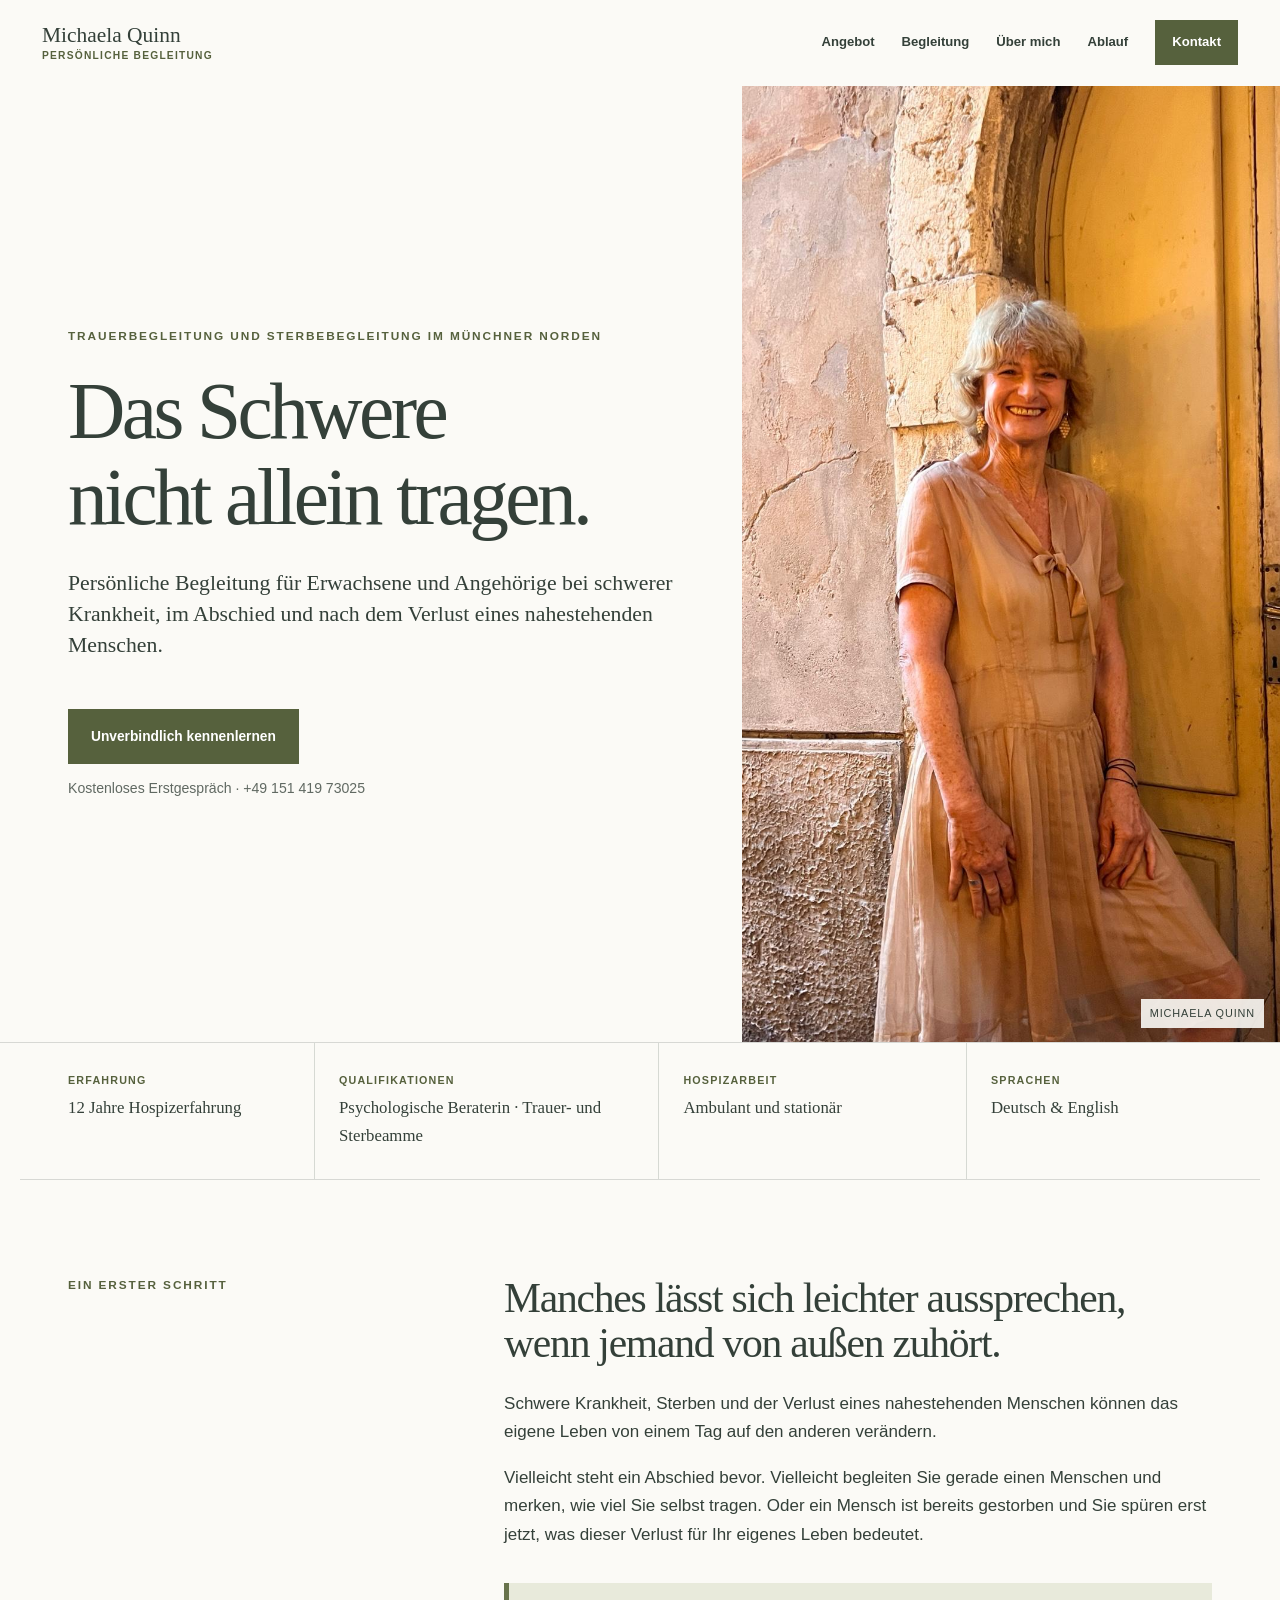
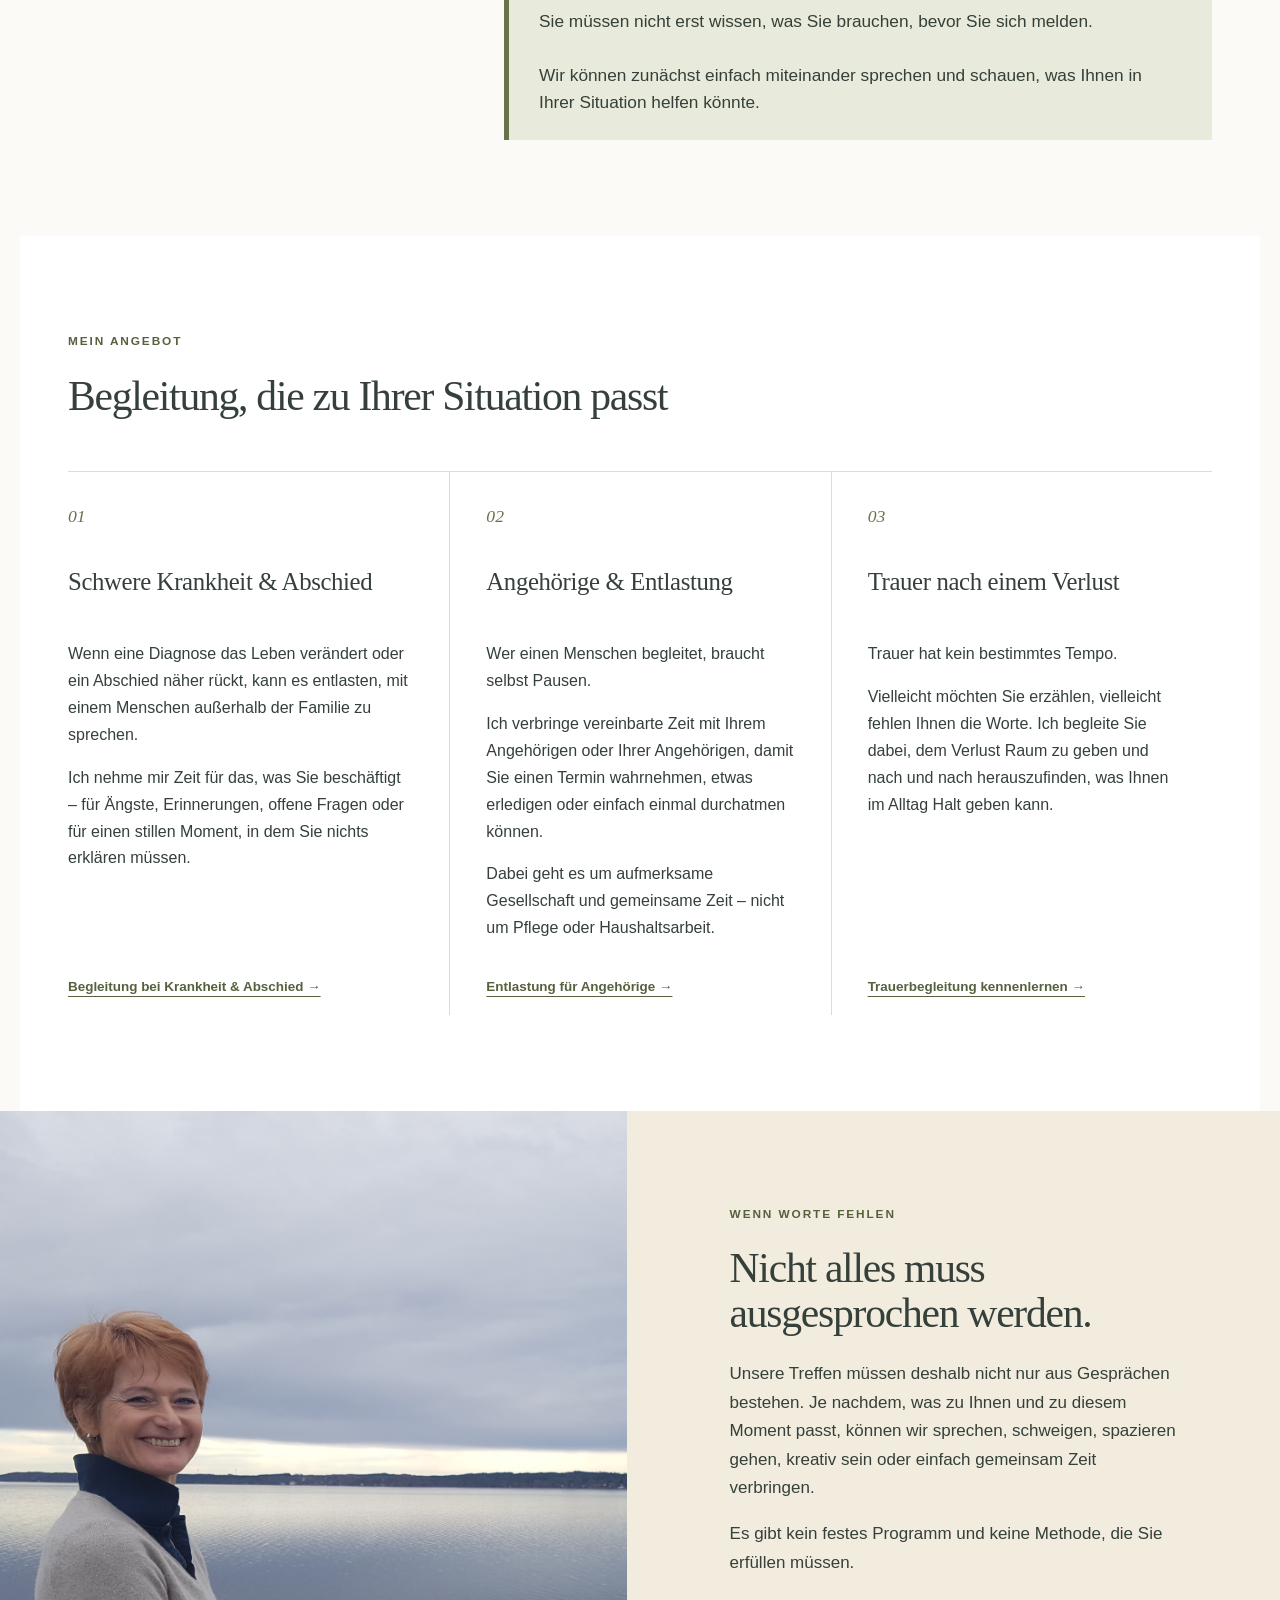
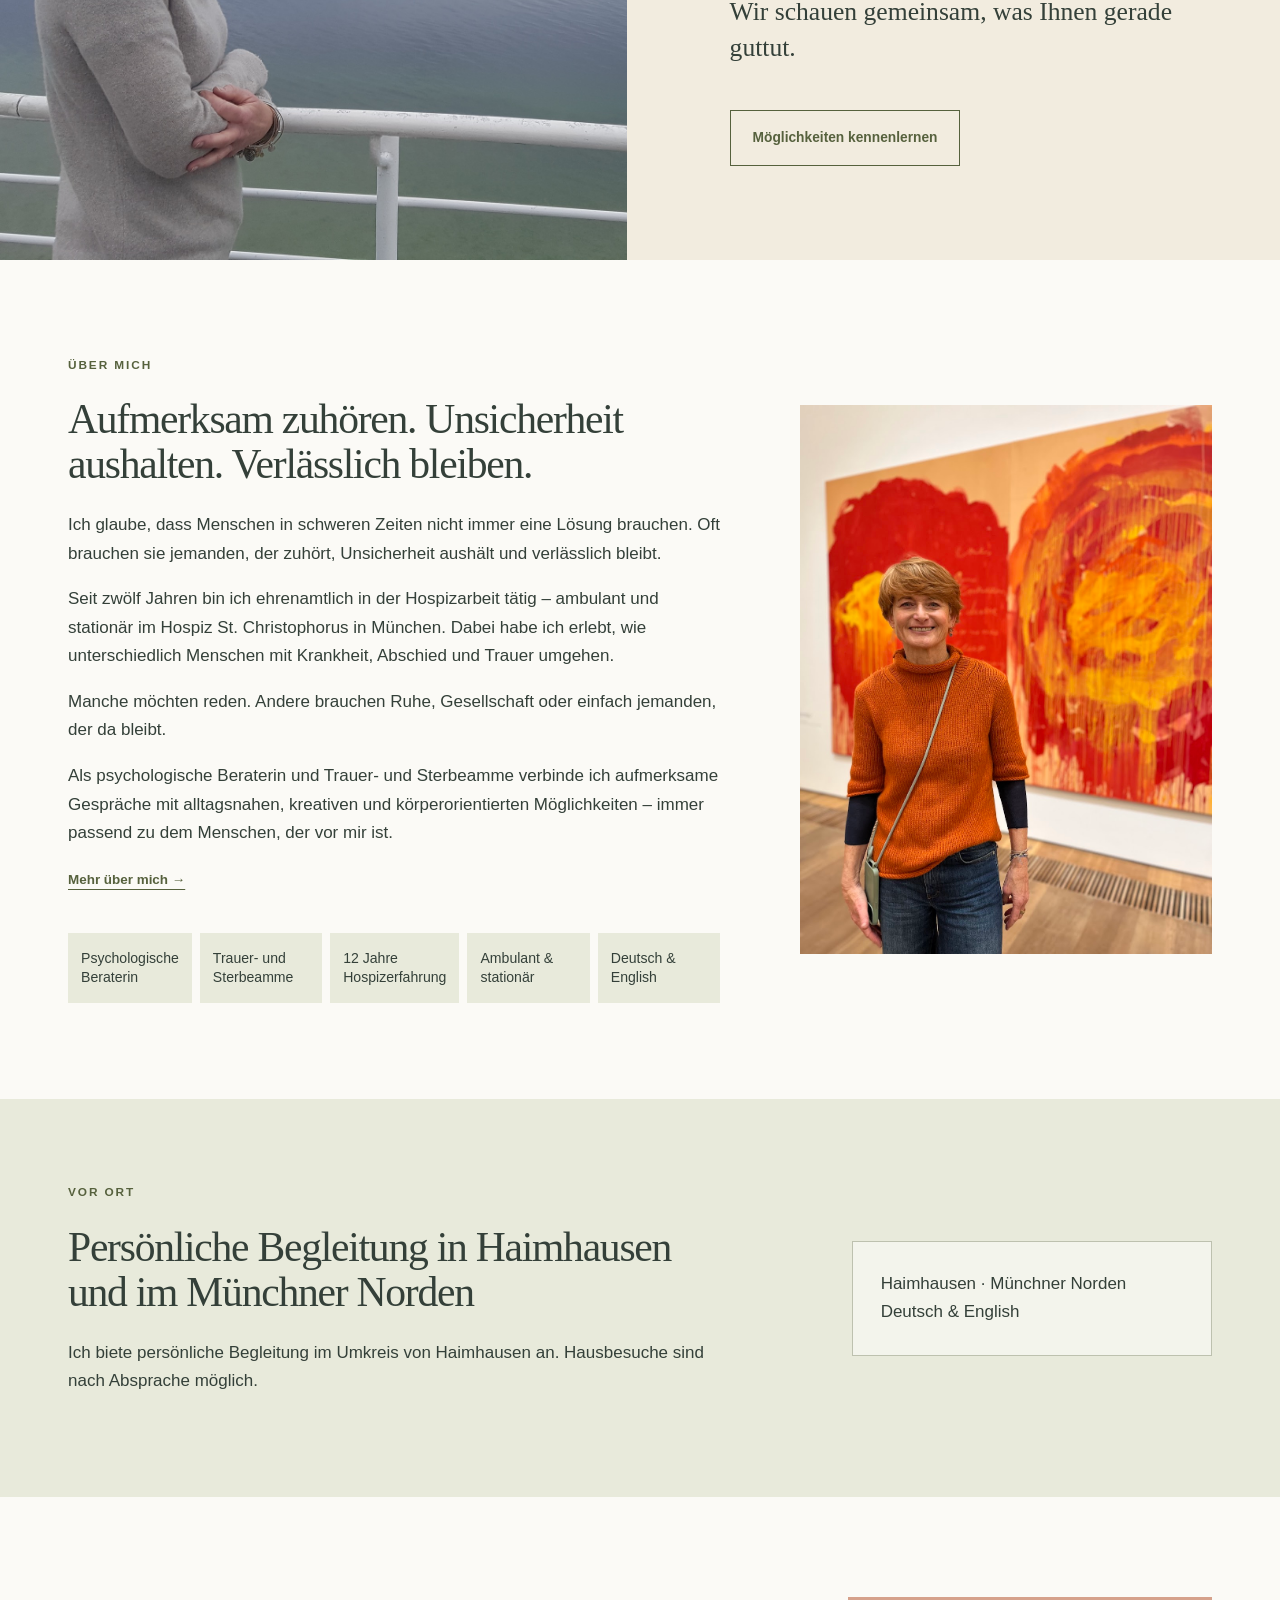
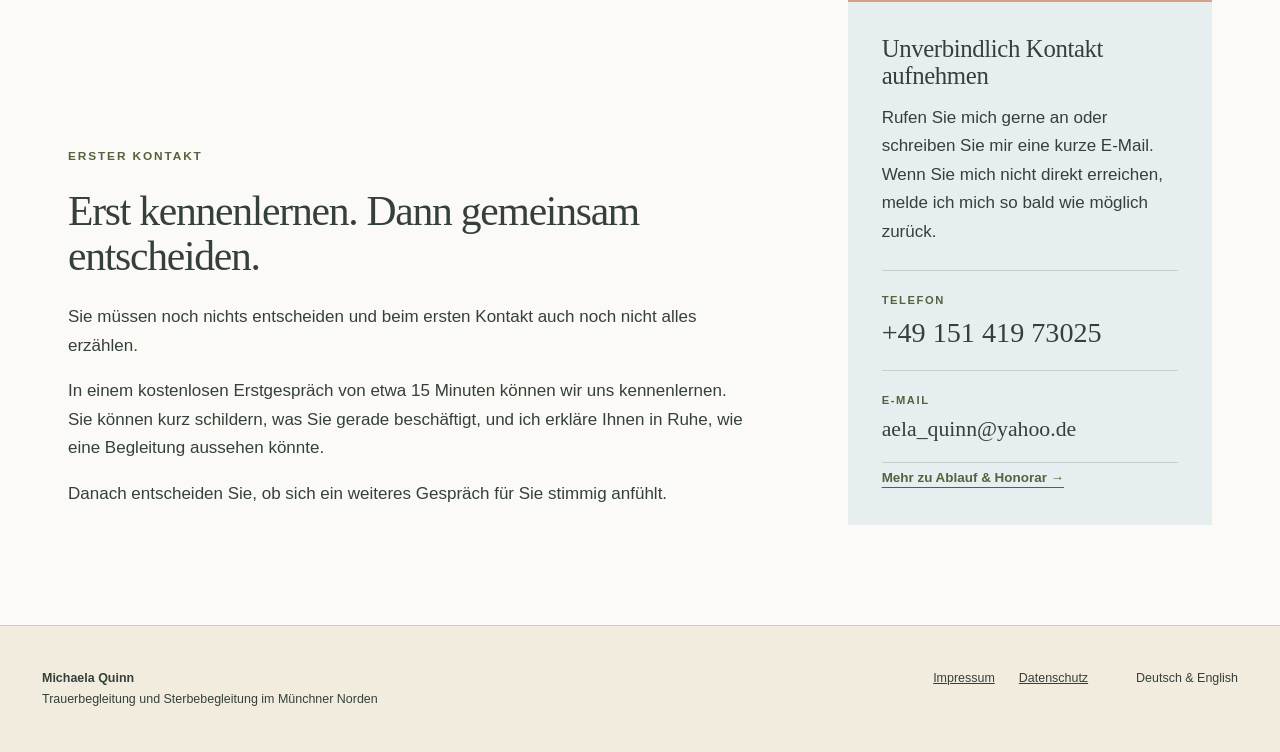
<file: index.html>
<!doctype html>
<html lang="de">
<head>
  <meta charset="utf-8">
  <meta name="viewport" content="width=device-width, initial-scale=1">
  <meta name="description" content="Trauerbegleitung und Sterbebegleitung im Münchner Norden. Michaela Quinn begleitet Erwachsene und Angehörige persönlich bei Krankheit, Abschied und Trauer.">
  <meta name="theme-color" content="#68734c">
  <title>Michaela Quinn | Trauerbegleitung und Sterbebegleitung</title>
  <link rel="icon" href="assets/favicon.svg" type="image/svg+xml">
  <link rel="stylesheet" href="assets/styles.css">
</head>
<body>
  <a class="skip-link" href="#inhalt">Zum Inhalt springen</a>
  <header class="site-header" data-header>
    <a class="brand" href="index.html" aria-label="Michaela Quinn – Startseite">
      <span class="brand-name">Michaela Quinn</span>
      <span class="brand-line">Persönliche Begleitung</span>
    </a>
    <button class="menu-button" type="button" aria-expanded="false" aria-controls="navigation" data-menu-button><span></span><span></span><span></span><span class="sr-only">Menü öffnen</span></button>
    <nav id="navigation" class="navigation" aria-label="Hauptnavigation" data-navigation>
      <a href="angebot.html">Angebot</a>
      <a href="begleitung.html">Begleitung</a>
      <a href="ueber-mich.html">Über mich</a>
      <a href="ablauf-kontakt.html">Ablauf</a>
      <a class="nav-contact" href="ablauf-kontakt.html#kontakt">Kontakt</a>
    </nav>
  </header>

  <main id="inhalt">
    <section class="hero">
      <div class="hero-copy">
        <p class="eyebrow">Trauerbegleitung und Sterbebegleitung im Münchner Norden</p>
        <h1>Das Schwere<br>nicht allein tragen.</h1>
        <p class="hero-intro">Persönliche Begleitung für Erwachsene und Angehörige bei schwerer Krankheit, im Abschied und nach dem Verlust eines nahestehenden Menschen.</p>
        <div class="hero-actions">
          <a class="button" href="ablauf-kontakt.html#kontakt">Unverbindlich kennenlernen</a>
          <p class="micro-contact">Kostenloses Erstgespräch · +49 151 419 73025</p>
        </div>
      </div>
      <figure class="hero-image">
        <img src="assets/michaela-portrait-tuer.jpeg" alt="Michaela Quinn lächelt in einem warmen Hauseingang" width="900" height="1600">
        <figcaption>Michaela Quinn</figcaption>
      </figure>
    </section>

    <section class="trust-strip" aria-label="Erfahrung und Qualifikationen">
      <div class="trust-item"><span>Erfahrung</span><strong>12 Jahre Hospizerfahrung</strong></div>
      <div class="trust-item"><span>Qualifikationen</span><strong>Psychologische Beraterin · Trauer- und Sterbeamme</strong></div>
      <div class="trust-item"><span>Hospizarbeit</span><strong>Ambulant und stationär</strong></div>
      <div class="trust-item"><span>Sprachen</span><strong>Deutsch &amp; English</strong></div>
    </section>

    <section class="intro-section section-pad">
      <div><p class="eyebrow">Ein erster Schritt</p></div>
      <div class="intro-copy">
        <h2>Manches lässt sich leichter aussprechen, wenn jemand von außen zuhört.</h2>
        <p>Schwere Krankheit, Sterben und der Verlust eines nahestehenden Menschen können das eigene Leben von einem Tag auf den anderen verändern.</p>
        <p>Vielleicht steht ein Abschied bevor. Vielleicht begleiten Sie gerade einen Menschen und merken, wie viel Sie selbst tragen. Oder ein Mensch ist bereits gestorben und Sie spüren erst jetzt, was dieser Verlust für Ihr eigenes Leben bedeutet.</p>
        <div class="reassurance">Sie müssen nicht erst wissen, was Sie brauchen, bevor Sie sich melden.<br><br>Wir können zunächst einfach miteinander sprechen und schauen, was Ihnen in Ihrer Situation helfen könnte.</div>
      </div>
    </section>

    <section class="offers section-pad">
      <div class="section-heading">
        <p class="eyebrow">Mein Angebot</p>
        <h2>Begleitung, die zu Ihrer Situation passt</h2>
      </div>
      <div class="offer-grid">
        <article class="offer-card">
          <span class="offer-number">01</span>
          <h3>Schwere Krankheit &amp; Abschied</h3>
          <p>Wenn eine Diagnose das Leben verändert oder ein Abschied näher rückt, kann es entlasten, mit einem Menschen außerhalb der Familie zu sprechen.</p>
          <p>Ich nehme mir Zeit für das, was Sie beschäftigt – für Ängste, Erinnerungen, offene Fragen oder für einen stillen Moment, in dem Sie nichts erklären müssen.</p>
          <a class="text-link" href="angebot.html#krankheit">Begleitung bei Krankheit &amp; Abschied →</a>
        </article>
        <article class="offer-card">
          <span class="offer-number">02</span>
          <h3>Angehörige &amp; Entlastung</h3>
          <p>Wer einen Menschen begleitet, braucht selbst Pausen.</p>
          <p>Ich verbringe vereinbarte Zeit mit Ihrem Angehörigen oder Ihrer Angehörigen, damit Sie einen Termin wahrnehmen, etwas erledigen oder einfach einmal durchatmen können.</p>
          <p>Dabei geht es um aufmerksame Gesellschaft und gemeinsame Zeit – nicht um Pflege oder Haushaltsarbeit.</p>
          <a class="text-link" href="angebot.html#angehoerige">Entlastung für Angehörige →</a>
        </article>
        <article class="offer-card">
          <span class="offer-number">03</span>
          <h3>Trauer nach einem Verlust</h3>
          <p>Trauer hat kein bestimmtes Tempo.</p>
          <p>Vielleicht möchten Sie erzählen, vielleicht fehlen Ihnen die Worte. Ich begleite Sie dabei, dem Verlust Raum zu geben und nach und nach herauszufinden, was Ihnen im Alltag Halt geben kann.</p>
          <a class="text-link" href="angebot.html#trauer">Trauerbegleitung kennenlernen →</a>
        </article>
      </div>
    </section>

    <section class="feature-split">
      <figure class="feature-image"><img src="assets/michaela-am-wasser.jpg" alt="Michaela Quinn an einem ruhigen See" width="2200" height="1650" loading="lazy"></figure>
      <div class="feature-copy">
        <p class="eyebrow">Wenn Worte fehlen</p>
        <h2>Nicht alles muss ausgesprochen werden.</h2>
        <p>Unsere Treffen müssen deshalb nicht nur aus Gesprächen bestehen. Je nachdem, was zu Ihnen und zu diesem Moment passt, können wir sprechen, schweigen, spazieren gehen, kreativ sein oder einfach gemeinsam Zeit verbringen.</p>
        <p>Es gibt kein festes Programm und keine Methode, die Sie erfüllen müssen.</p>
        <p class="lead">Wir schauen gemeinsam, was Ihnen gerade guttut.</p>
        <a class="button secondary" href="begleitung.html">Möglichkeiten kennenlernen</a>
      </div>
    </section>

    <section class="about-teaser section-pad">
      <div class="about-teaser-copy">
        <p class="eyebrow">Über mich</p>
        <h2>Aufmerksam zuhören. Unsicherheit aushalten. Verlässlich bleiben.</h2>
        <p>Ich glaube, dass Menschen in schweren Zeiten nicht immer eine Lösung brauchen. Oft brauchen sie jemanden, der zuhört, Unsicherheit aushält und verlässlich bleibt.</p>
        <p>Seit zwölf Jahren bin ich ehrenamtlich in der Hospizarbeit tätig – ambulant und stationär im Hospiz St. Christophorus in München. Dabei habe ich erlebt, wie unterschiedlich Menschen mit Krankheit, Abschied und Trauer umgehen.</p>
        <p>Manche möchten reden. Andere brauchen Ruhe, Gesellschaft oder einfach jemanden, der da bleibt.</p>
        <p>Als psychologische Beraterin und Trauer- und Sterbeamme verbinde ich aufmerksame Gespräche mit alltagsnahen, kreativen und körperorientierten Möglichkeiten – immer passend zu dem Menschen, der vor mir ist.</p>
        <a class="text-link" href="ueber-mich.html">Mehr über mich →</a>
        <div class="quick-facts" aria-label="Auf einen Blick">
          <span>Psychologische Beraterin</span><span>Trauer- und Sterbeamme</span><span>12 Jahre Hospizerfahrung</span><span>Ambulant &amp; stationär</span><span>Deutsch &amp; English</span>
        </div>
      </div>
      <figure class="about-teaser-image"><img src="assets/michaela-kunst.jpeg" alt="Michaela Quinn vor einem farbenfrohen Gemälde" width="1045" height="1394" loading="lazy"></figure>
    </section>

    <section class="location-band">
      <div class="location-inner">
        <div>
          <p class="eyebrow">Vor Ort</p>
          <h2>Persönliche Begleitung in Haimhausen und im Münchner Norden</h2>
          <p>Ich biete persönliche Begleitung im Umkreis von Haimhausen an. Hausbesuche sind nach Absprache möglich.</p>
        </div>
        <div class="place-note">Haimhausen · Münchner Norden<br>Deutsch &amp; English</div>
      </div>
    </section>

    <section class="home-contact section-pad">
      <div>
        <p class="eyebrow">Erster Kontakt</p>
        <h2>Erst kennenlernen. Dann gemeinsam entscheiden.</h2>
        <p>Sie müssen noch nichts entscheiden und beim ersten Kontakt auch noch nicht alles erzählen.</p>
        <p>In einem kostenlosen Erstgespräch von etwa 15 Minuten können wir uns kennenlernen. Sie können kurz schildern, was Sie gerade beschäftigt, und ich erkläre Ihnen in Ruhe, wie eine Begleitung aussehen könnte.</p>
        <p>Danach entscheiden Sie, ob sich ein weiteres Gespräch für Sie stimmig anfühlt.</p>
      </div>
      <aside class="contact-card">
        <h3>Unverbindlich Kontakt aufnehmen</h3>
        <p>Rufen Sie mich gerne an oder schreiben Sie mir eine kurze E-Mail. Wenn Sie mich nicht direkt erreichen, melde ich mich so bald wie möglich zurück.</p>
        <div class="contact-methods">
          <a class="contact-method" href="tel:+4915141973025"><span>Telefon</span><strong>+49 151 419 73025</strong></a>
          <a class="contact-method email-method" href="mailto:aela_quinn@yahoo.de"><span>E-Mail</span><strong>aela_quinn@yahoo.de</strong></a>
        </div>
        <a class="text-link" href="ablauf-kontakt.html">Mehr zu Ablauf &amp; Honorar →</a>
      </aside>
    </section>
  </main>

  <footer class="site-footer">
    <div><strong>Michaela Quinn</strong><br>Trauerbegleitung und Sterbebegleitung im Münchner Norden</div>
    <div class="footer-links"><a href="impressum.html">Impressum</a><a href="datenschutz.html">Datenschutz</a></div>
    <div>Deutsch &amp; English</div>
  </footer>
  <script src="assets/script.js"></script>
</body>
</html>
</file>
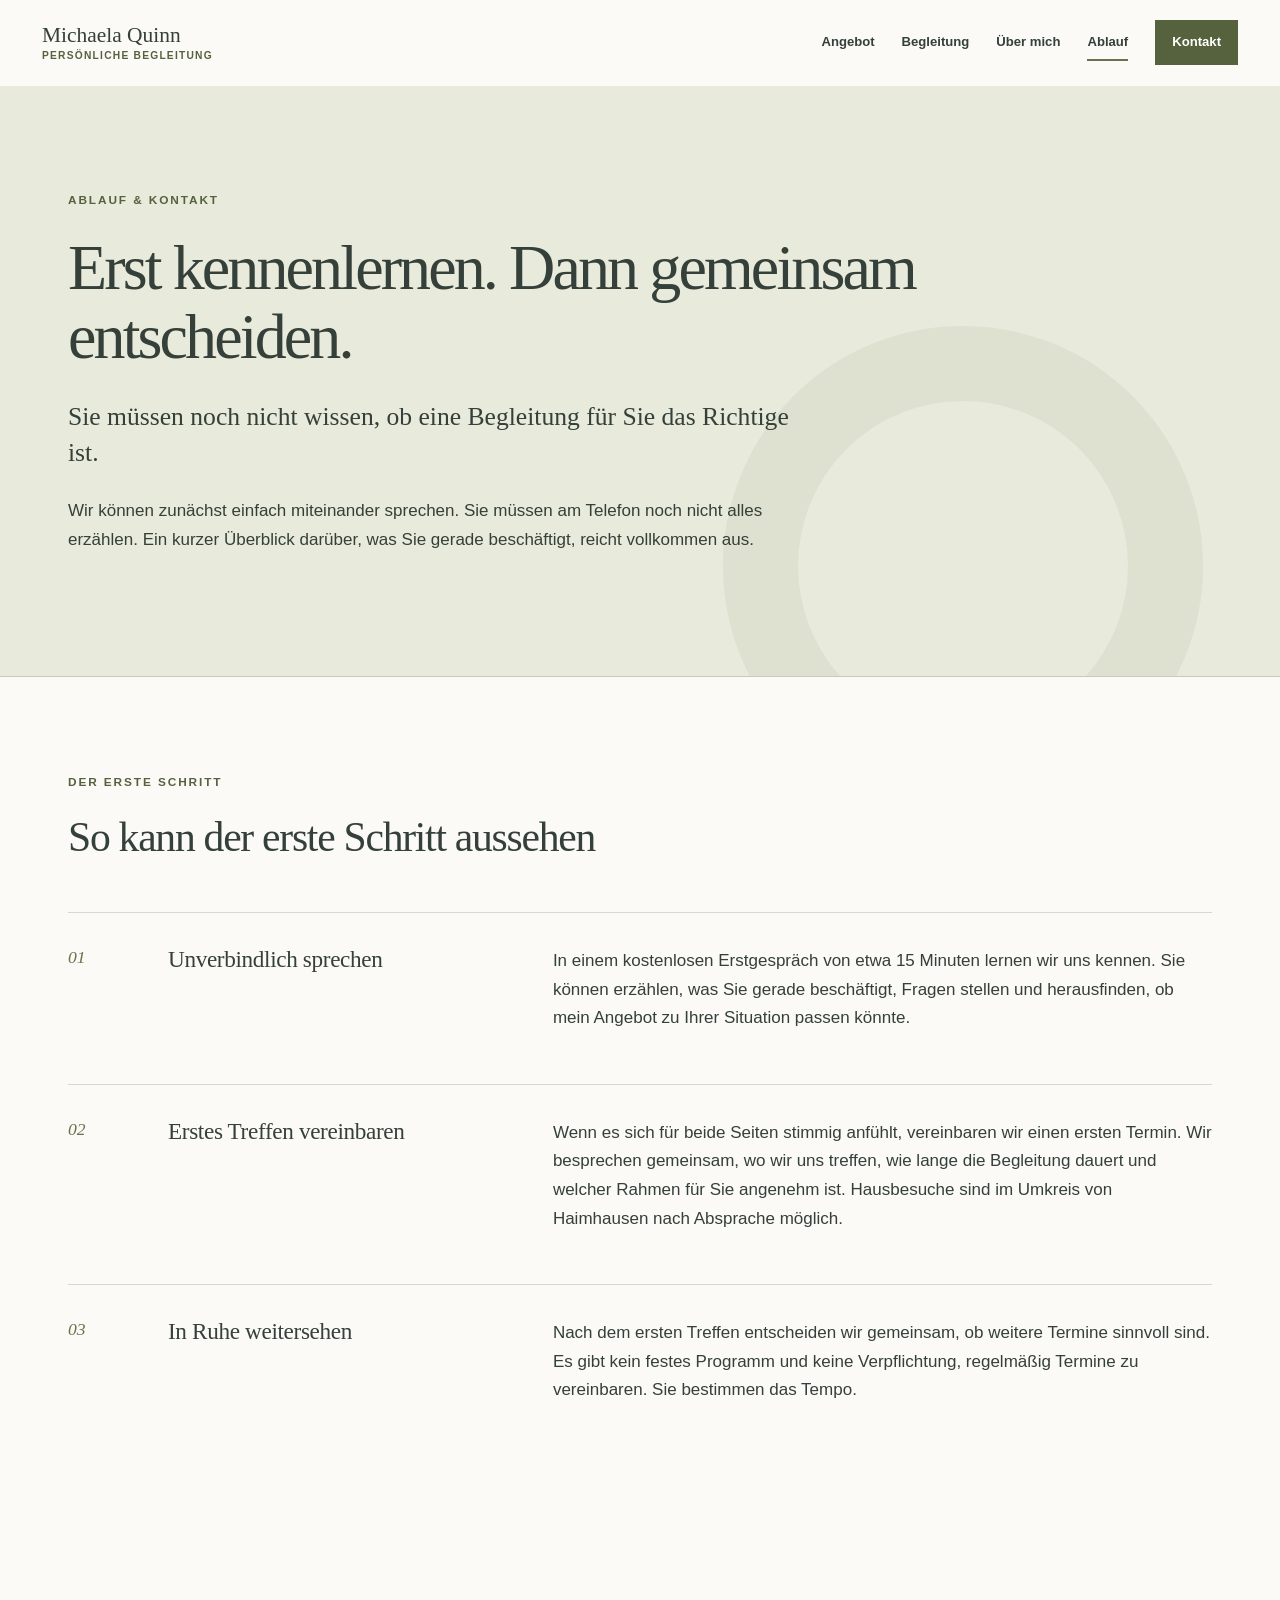
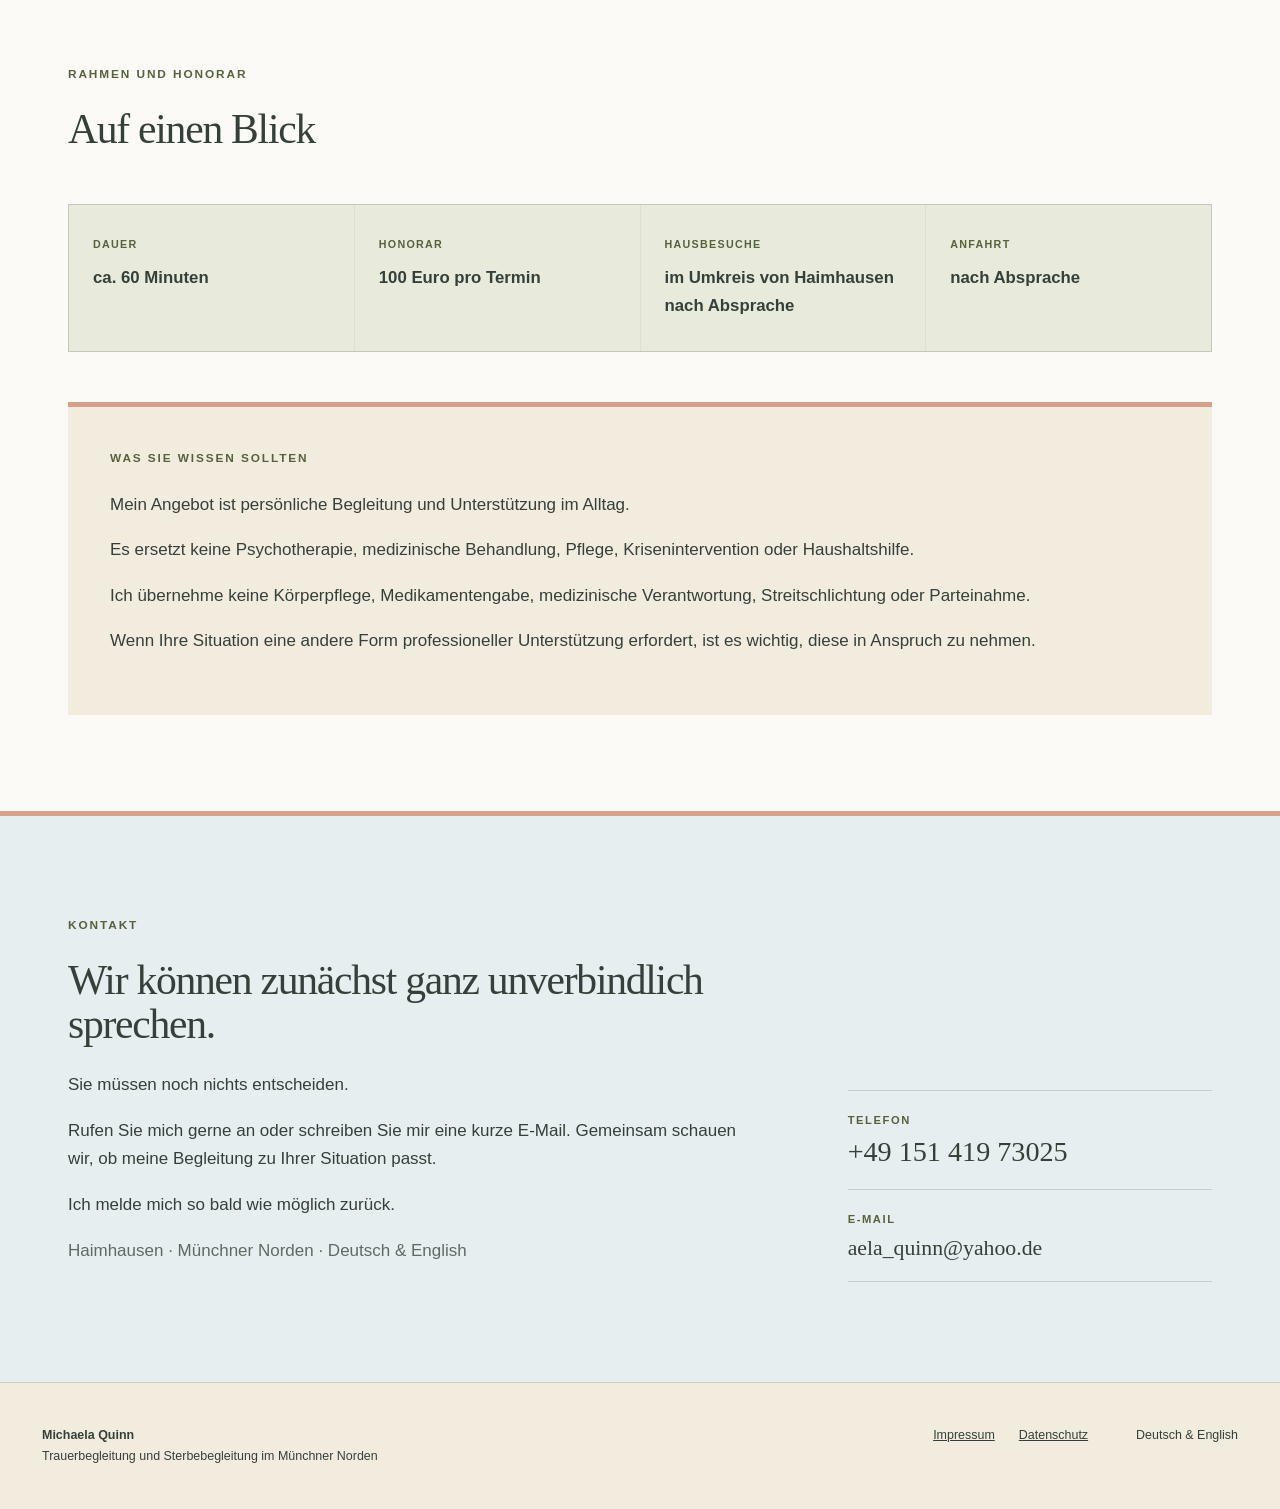
<file: ablauf-kontakt.html>
<!doctype html>
<html lang="de">
<head><meta charset="utf-8"><meta name="viewport" content="width=device-width,initial-scale=1"><meta name="description" content="Ablauf, Rahmen, Honorar und Kontakt für die persönliche Begleitung durch Michaela Quinn im Münchner Norden."><meta name="theme-color" content="#68734c"><title>Ablauf & Kontakt | Michaela Quinn</title><link rel="icon" href="assets/favicon.svg" type="image/svg+xml"><link rel="stylesheet" href="assets/styles.css"></head>
<body>
  <a class="skip-link" href="#inhalt">Zum Inhalt springen</a>
  <header class="site-header" data-header><a class="brand" href="index.html"><span class="brand-name">Michaela Quinn</span><span class="brand-line">Persönliche Begleitung</span></a><button class="menu-button" type="button" aria-expanded="false" aria-controls="navigation" data-menu-button><span></span><span></span><span></span><span class="sr-only">Menü öffnen</span></button><nav id="navigation" class="navigation" aria-label="Hauptnavigation" data-navigation><a href="angebot.html">Angebot</a><a href="begleitung.html">Begleitung</a><a href="ueber-mich.html">Über mich</a><a href="ablauf-kontakt.html" aria-current="page">Ablauf</a><a class="nav-contact" href="#kontakt">Kontakt</a></nav></header>
  <main id="inhalt">
    <section class="page-hero"><p class="eyebrow">Ablauf &amp; Kontakt</p><h1>Erst kennenlernen. Dann gemeinsam entscheiden.</h1><p class="lead">Sie müssen noch nicht wissen, ob eine Begleitung für Sie das Richtige ist.</p><p>Wir können zunächst einfach miteinander sprechen. Sie müssen am Telefon noch nicht alles erzählen. Ein kurzer Überblick darüber, was Sie gerade beschäftigt, reicht vollkommen aus.</p></section>
    <section class="section-pad"><div class="section-heading"><p class="eyebrow">Der erste Schritt</p><h2>So kann der erste Schritt aussehen</h2></div><ol class="steps"><li><span>01</span><h3>Unverbindlich sprechen</h3><p>In einem kostenlosen Erstgespräch von etwa 15 Minuten lernen wir uns kennen. Sie können erzählen, was Sie gerade beschäftigt, Fragen stellen und herausfinden, ob mein Angebot zu Ihrer Situation passen könnte.</p></li><li><span>02</span><h3>Erstes Treffen vereinbaren</h3><p>Wenn es sich für beide Seiten stimmig anfühlt, vereinbaren wir einen ersten Termin. Wir besprechen gemeinsam, wo wir uns treffen, wie lange die Begleitung dauert und welcher Rahmen für Sie angenehm ist. Hausbesuche sind im Umkreis von Haimhausen nach Absprache möglich.</p></li><li><span>03</span><h3>In Ruhe weitersehen</h3><p>Nach dem ersten Treffen entscheiden wir gemeinsam, ob weitere Termine sinnvoll sind. Es gibt kein festes Programm und keine Verpflichtung, regelmäßig Termine zu vereinbaren. Sie bestimmen das Tempo.</p></li></ol></section>
    <section class="section-pad"><div class="section-heading"><p class="eyebrow">Rahmen und Honorar</p><h2>Auf einen Blick</h2></div><div class="facts-grid"><div class="fact"><span>Dauer</span><strong>ca. 60 Minuten</strong></div><div class="fact"><span>Honorar</span><strong>100 Euro pro Termin</strong></div><div class="fact"><span>Hausbesuche</span><strong>im Umkreis von Haimhausen nach Absprache</strong></div><div class="fact"><span>Anfahrt</span><strong>nach Absprache</strong></div></div><div class="boundary-box"><p class="eyebrow">Was Sie wissen sollten</p><p>Mein Angebot ist persönliche Begleitung und Unterstützung im Alltag.</p><p>Es ersetzt keine Psychotherapie, medizinische Behandlung, Pflege, Krisenintervention oder Haushaltshilfe.</p><p>Ich übernehme keine Körperpflege, Medikamentengabe, medizinische Verantwortung, Streitschlichtung oder Parteinahme.</p><p>Wenn Ihre Situation eine andere Form professioneller Unterstützung erfordert, ist es wichtig, diese in Anspruch zu nehmen.</p></div></section>
    <section class="contact-section" id="kontakt"><div class="contact-inner"><div><p class="eyebrow">Kontakt</p><h2>Wir können zunächst ganz unverbindlich sprechen.</h2><p>Sie müssen noch nichts entscheiden.</p><p>Rufen Sie mich gerne an oder schreiben Sie mir eine kurze E-Mail. Gemeinsam schauen wir, ob meine Begleitung zu Ihrer Situation passt.</p><p>Ich melde mich so bald wie möglich zurück.</p><p class="muted">Haimhausen · Münchner Norden · Deutsch &amp; English</p></div><div class="contact-methods"><a class="contact-method" href="tel:+4915141973025"><span>Telefon</span><strong>+49 151 419 73025</strong></a><a class="contact-method email-method" href="mailto:aela_quinn@yahoo.de"><span>E-Mail</span><strong>aela_quinn@yahoo.de</strong></a></div></div></section>
  </main>
  <footer class="site-footer"><div><strong>Michaela Quinn</strong><br>Trauerbegleitung und Sterbebegleitung im Münchner Norden</div><div class="footer-links"><a href="impressum.html">Impressum</a><a href="datenschutz.html">Datenschutz</a></div><div>Deutsch &amp; English</div></footer><script src="assets/script.js"></script>
</body></html>
</file>
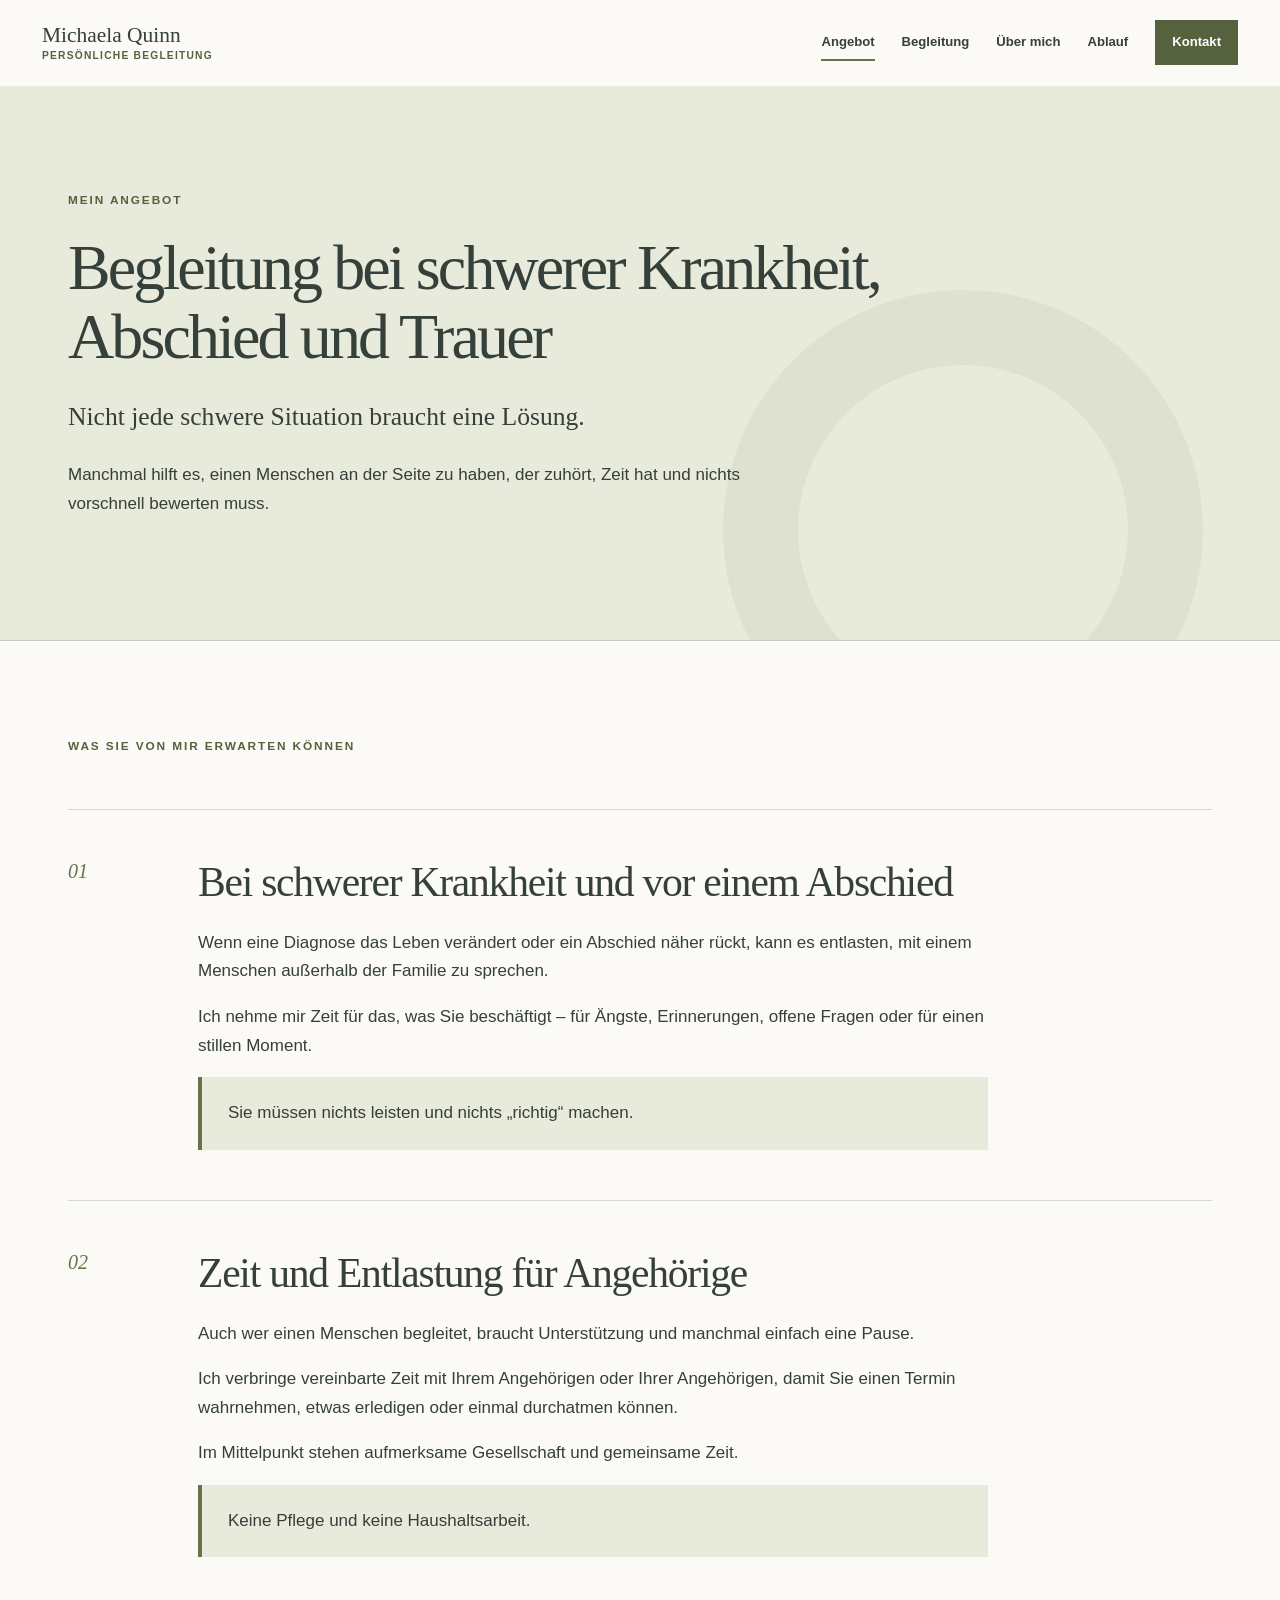
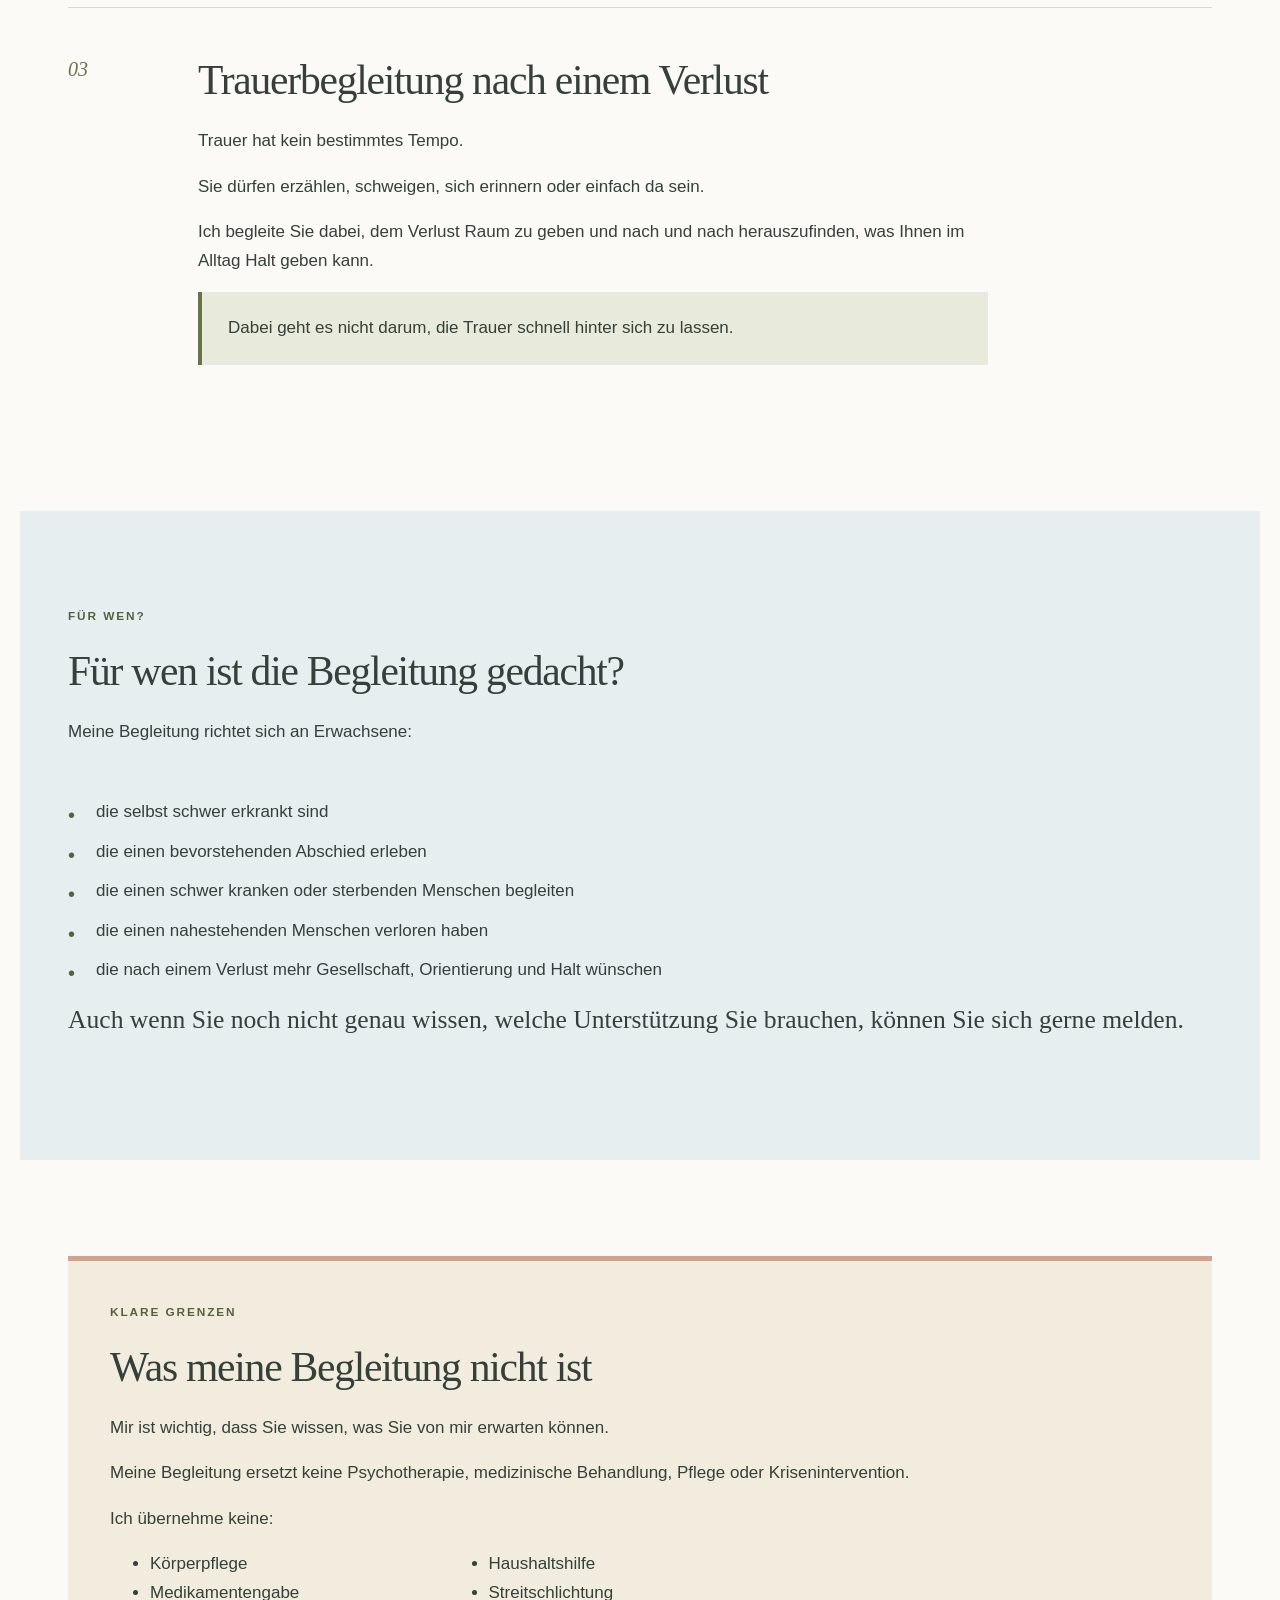
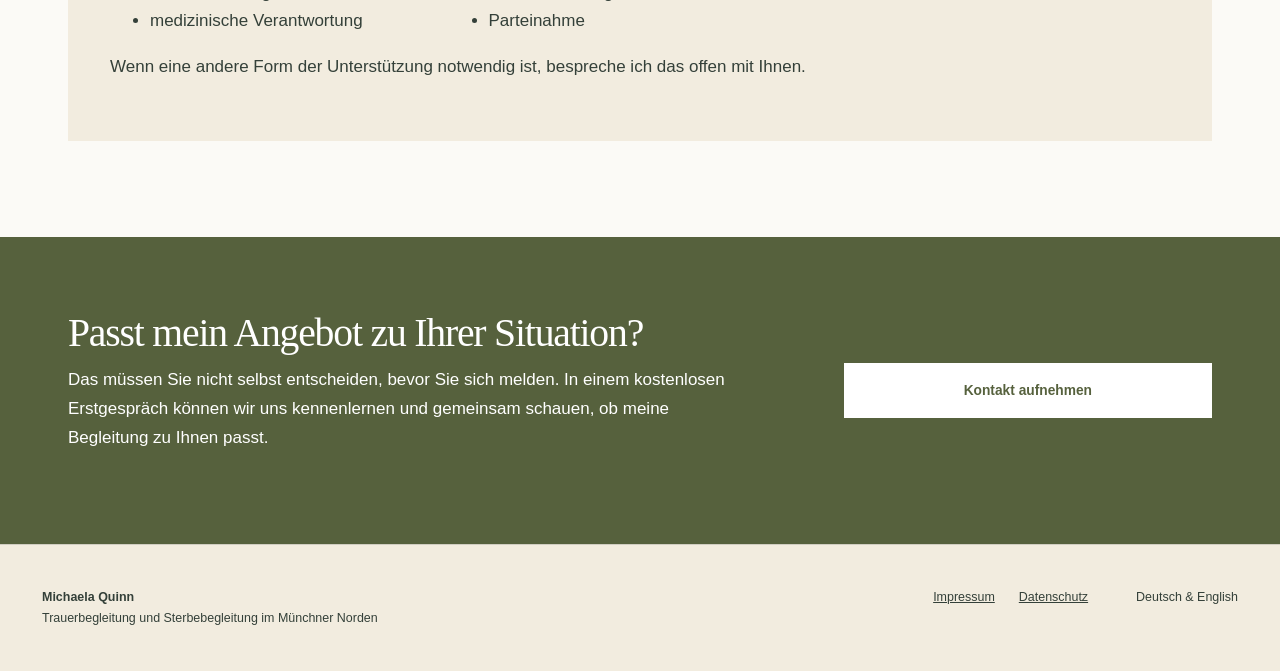
<file: angebot.html>
<!doctype html>
<html lang="de">
<head><meta charset="utf-8"><meta name="viewport" content="width=device-width,initial-scale=1"><meta name="description" content="Begleitung bei schwerer Krankheit, Abschied und Trauer im Münchner Norden."><meta name="theme-color" content="#68734c"><title>Angebot | Michaela Quinn</title><link rel="icon" href="assets/favicon.svg" type="image/svg+xml"><link rel="stylesheet" href="assets/styles.css"></head>
<body>
  <a class="skip-link" href="#inhalt">Zum Inhalt springen</a>
  <header class="site-header" data-header><a class="brand" href="index.html"><span class="brand-name">Michaela Quinn</span><span class="brand-line">Persönliche Begleitung</span></a><button class="menu-button" type="button" aria-expanded="false" aria-controls="navigation" data-menu-button><span></span><span></span><span></span><span class="sr-only">Menü öffnen</span></button><nav id="navigation" class="navigation" aria-label="Hauptnavigation" data-navigation><a href="angebot.html" aria-current="page">Angebot</a><a href="begleitung.html">Begleitung</a><a href="ueber-mich.html">Über mich</a><a href="ablauf-kontakt.html">Ablauf</a><a class="nav-contact" href="ablauf-kontakt.html#kontakt">Kontakt</a></nav></header>
  <main id="inhalt">
    <section class="page-hero"><p class="eyebrow">Mein Angebot</p><h1>Begleitung bei schwerer Krankheit, Abschied und Trauer</h1><p class="lead">Nicht jede schwere Situation braucht eine Lösung.</p><p>Manchmal hilft es, einen Menschen an der Seite zu haben, der zuhört, Zeit hat und nichts vorschnell bewerten muss.</p></section>
    <section class="section-pad">
      <div class="section-heading"><p class="eyebrow">Was Sie von mir erwarten können</p></div>
      <div class="detail-stack">
        <article class="detail-block" id="krankheit"><span class="detail-number">01</span><div class="detail-copy"><h2>Bei schwerer Krankheit und vor einem Abschied</h2><p>Wenn eine Diagnose das Leben verändert oder ein Abschied näher rückt, kann es entlasten, mit einem Menschen außerhalb der Familie zu sprechen.</p><p>Ich nehme mir Zeit für das, was Sie beschäftigt – für Ängste, Erinnerungen, offene Fragen oder für einen stillen Moment.</p><p class="quiet-note">Sie müssen nichts leisten und nichts „richtig“ machen.</p></div></article>
        <article class="detail-block" id="angehoerige"><span class="detail-number">02</span><div class="detail-copy"><h2>Zeit und Entlastung für Angehörige</h2><p>Auch wer einen Menschen begleitet, braucht Unterstützung und manchmal einfach eine Pause.</p><p>Ich verbringe vereinbarte Zeit mit Ihrem Angehörigen oder Ihrer Angehörigen, damit Sie einen Termin wahrnehmen, etwas erledigen oder einmal durchatmen können.</p><p>Im Mittelpunkt stehen aufmerksame Gesellschaft und gemeinsame Zeit.</p><p class="quiet-note">Keine Pflege und keine Haushaltsarbeit.</p></div></article>
        <article class="detail-block" id="trauer"><span class="detail-number">03</span><div class="detail-copy"><h2>Trauerbegleitung nach einem Verlust</h2><p>Trauer hat kein bestimmtes Tempo.</p><p>Sie dürfen erzählen, schweigen, sich erinnern oder einfach da sein.</p><p>Ich begleite Sie dabei, dem Verlust Raum zu geben und nach und nach herauszufinden, was Ihnen im Alltag Halt geben kann.</p><p class="quiet-note">Dabei geht es nicht darum, die Trauer schnell hinter sich zu lassen.</p></div></article>
      </div>
    </section>
    <section class="audience-section section-pad"><div class="section-heading"><p class="eyebrow">Für wen?</p><h2>Für wen ist die Begleitung gedacht?</h2><p>Meine Begleitung richtet sich an Erwachsene:</p></div><ul class="check-list"><li>die selbst schwer erkrankt sind</li><li>die einen bevorstehenden Abschied erleben</li><li>die einen schwer kranken oder sterbenden Menschen begleiten</li><li>die einen nahestehenden Menschen verloren haben</li><li>die nach einem Verlust mehr Gesellschaft, Orientierung und Halt wünschen</li></ul><p class="lead">Auch wenn Sie noch nicht genau wissen, welche Unterstützung Sie brauchen, können Sie sich gerne melden.</p></section>
    <section class="section-pad"><div class="boundary-box"><p class="eyebrow">Klare Grenzen</p><h2>Was meine Begleitung nicht ist</h2><p>Mir ist wichtig, dass Sie wissen, was Sie von mir erwarten können.</p><p>Meine Begleitung ersetzt keine Psychotherapie, medizinische Behandlung, Pflege oder Krisenintervention.</p><p>Ich übernehme keine:</p><ul><li>Körperpflege</li><li>Medikamentengabe</li><li>medizinische Verantwortung</li><li>Haushaltshilfe</li><li>Streitschlichtung</li><li>Parteinahme</li></ul><p>Wenn eine andere Form der Unterstützung notwendig ist, bespreche ich das offen mit Ihnen.</p></div></section>
    <section class="cta-band"><div class="cta-inner"><div><h2>Passt mein Angebot zu Ihrer Situation?</h2><p>Das müssen Sie nicht selbst entscheiden, bevor Sie sich melden. In einem kostenlosen Erstgespräch können wir uns kennenlernen und gemeinsam schauen, ob meine Begleitung zu Ihnen passt.</p></div><a class="button" href="ablauf-kontakt.html#kontakt">Kontakt aufnehmen</a></div></section>
  </main>
  <footer class="site-footer"><div><strong>Michaela Quinn</strong><br>Trauerbegleitung und Sterbebegleitung im Münchner Norden</div><div class="footer-links"><a href="impressum.html">Impressum</a><a href="datenschutz.html">Datenschutz</a></div><div>Deutsch &amp; English</div></footer><script src="assets/script.js"></script>
</body></html>
</file>
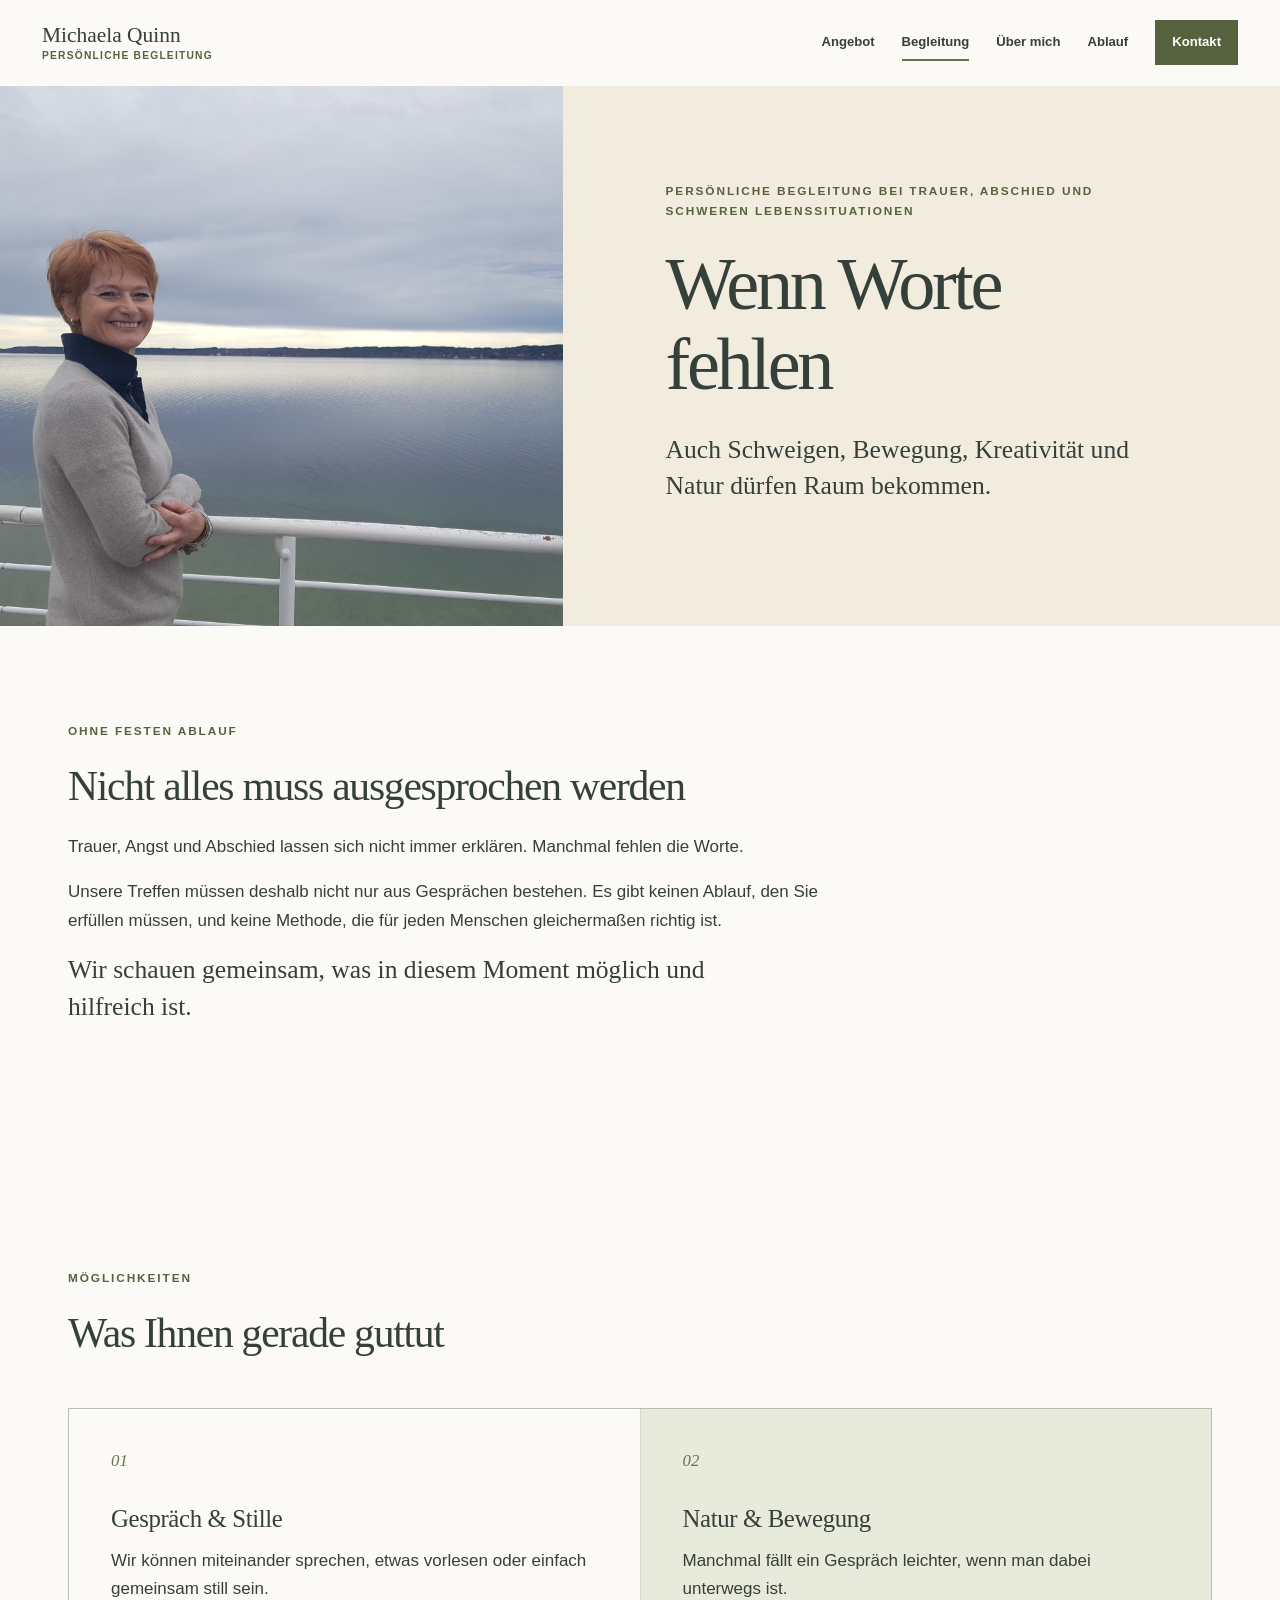
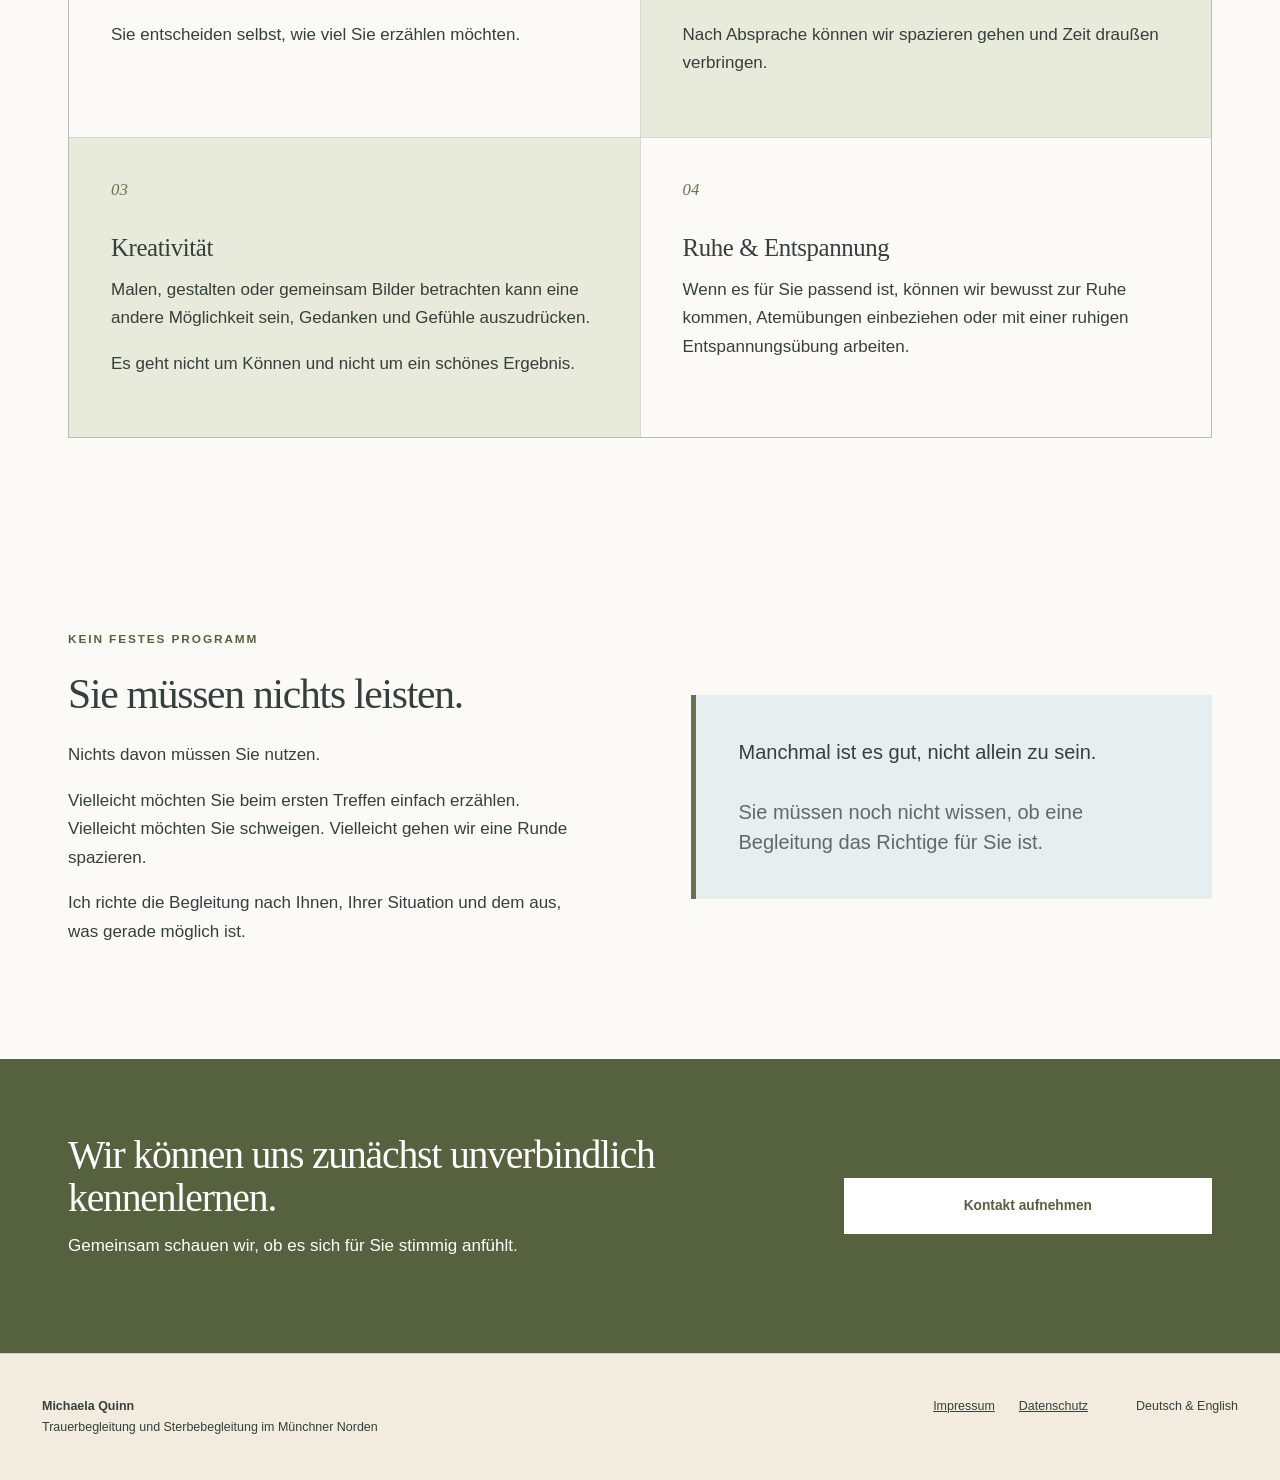
<file: begleitung.html>
<!doctype html>
<html lang="de">
<head><meta charset="utf-8"><meta name="viewport" content="width=device-width,initial-scale=1"><meta name="description" content="Persönliche Begleitung bei Trauer, Abschied und schweren Lebenssituationen – mit Gespräch, Stille, Bewegung, Natur und Kreativität."><meta name="theme-color" content="#68734c"><title>Wenn Worte fehlen | Michaela Quinn</title><link rel="icon" href="assets/favicon.svg" type="image/svg+xml"><link rel="stylesheet" href="assets/styles.css"></head>
<body>
  <a class="skip-link" href="#inhalt">Zum Inhalt springen</a>
  <header class="site-header" data-header><a class="brand" href="index.html"><span class="brand-name">Michaela Quinn</span><span class="brand-line">Persönliche Begleitung</span></a><button class="menu-button" type="button" aria-expanded="false" aria-controls="navigation" data-menu-button><span></span><span></span><span></span><span class="sr-only">Menü öffnen</span></button><nav id="navigation" class="navigation" aria-label="Hauptnavigation" data-navigation><a href="angebot.html">Angebot</a><a href="begleitung.html" aria-current="page">Begleitung</a><a href="ueber-mich.html">Über mich</a><a href="ablauf-kontakt.html">Ablauf</a><a class="nav-contact" href="ablauf-kontakt.html#kontakt">Kontakt</a></nav></header>
  <main id="inhalt">
    <section class="method-hero"><div class="method-hero-image"><img src="assets/michaela-am-wasser.jpg" alt="Michaela Quinn an einem ruhigen See" width="2200" height="1650"></div><div class="method-hero-copy"><p class="eyebrow">Persönliche Begleitung bei Trauer, Abschied und schweren Lebenssituationen</p><h1>Wenn Worte fehlen</h1><p class="lead">Auch Schweigen, Bewegung, Kreativität und Natur dürfen Raum bekommen.</p></div></section>
    <section class="section-pad"><div class="section-heading"><p class="eyebrow">Ohne festen Ablauf</p><h2>Nicht alles muss ausgesprochen werden</h2><p>Trauer, Angst und Abschied lassen sich nicht immer erklären. Manchmal fehlen die Worte.</p><p>Unsere Treffen müssen deshalb nicht nur aus Gesprächen bestehen. Es gibt keinen Ablauf, den Sie erfüllen müssen, und keine Methode, die für jeden Menschen gleichermaßen richtig ist.</p><p class="lead">Wir schauen gemeinsam, was in diesem Moment möglich und hilfreich ist.</p></div></section>
    <section class="section-pad"><div class="section-heading"><p class="eyebrow">Möglichkeiten</p><h2>Was Ihnen gerade guttut</h2></div><div class="method-grid">
      <article class="method-card"><span>01</span><h3>Gespräch &amp; Stille</h3><p>Wir können miteinander sprechen, etwas vorlesen oder einfach gemeinsam still sein.</p><p>Sie entscheiden selbst, wie viel Sie erzählen möchten.</p></article>
      <article class="method-card"><span>02</span><h3>Natur &amp; Bewegung</h3><p>Manchmal fällt ein Gespräch leichter, wenn man dabei unterwegs ist.</p><p>Nach Absprache können wir spazieren gehen und Zeit draußen verbringen.</p></article>
      <article class="method-card"><span>03</span><h3>Kreativität</h3><p>Malen, gestalten oder gemeinsam Bilder betrachten kann eine andere Möglichkeit sein, Gedanken und Gefühle auszudrücken.</p><p>Es geht nicht um Können und nicht um ein schönes Ergebnis.</p></article>
      <article class="method-card"><span>04</span><h3>Ruhe &amp; Entspannung</h3><p>Wenn es für Sie passend ist, können wir bewusst zur Ruhe kommen, Atemübungen einbeziehen oder mit einer ruhigen Entspannungsübung arbeiten.</p></article>
    </div></section>
    <section class="no-program section-pad"><div><p class="eyebrow">Kein festes Programm</p><h2>Sie müssen nichts leisten.</h2><p>Nichts davon müssen Sie nutzen.</p><p>Vielleicht möchten Sie beim ersten Treffen einfach erzählen. Vielleicht möchten Sie schweigen. Vielleicht gehen wir eine Runde spazieren.</p><p>Ich richte die Begleitung nach Ihnen, Ihrer Situation und dem aus, was gerade möglich ist.</p></div><div class="no-program-quote">Manchmal ist es gut, nicht allein zu sein.<br><br><span class="muted">Sie müssen noch nicht wissen, ob eine Begleitung das Richtige für Sie ist.</span></div></section>
    <section class="cta-band"><div class="cta-inner"><div><h2>Wir können uns zunächst unverbindlich kennenlernen.</h2><p>Gemeinsam schauen wir, ob es sich für Sie stimmig anfühlt.</p></div><a class="button" href="ablauf-kontakt.html#kontakt">Kontakt aufnehmen</a></div></section>
  </main>
  <footer class="site-footer"><div><strong>Michaela Quinn</strong><br>Trauerbegleitung und Sterbebegleitung im Münchner Norden</div><div class="footer-links"><a href="impressum.html">Impressum</a><a href="datenschutz.html">Datenschutz</a></div><div>Deutsch &amp; English</div></footer><script src="assets/script.js"></script>
</body></html>
</file>
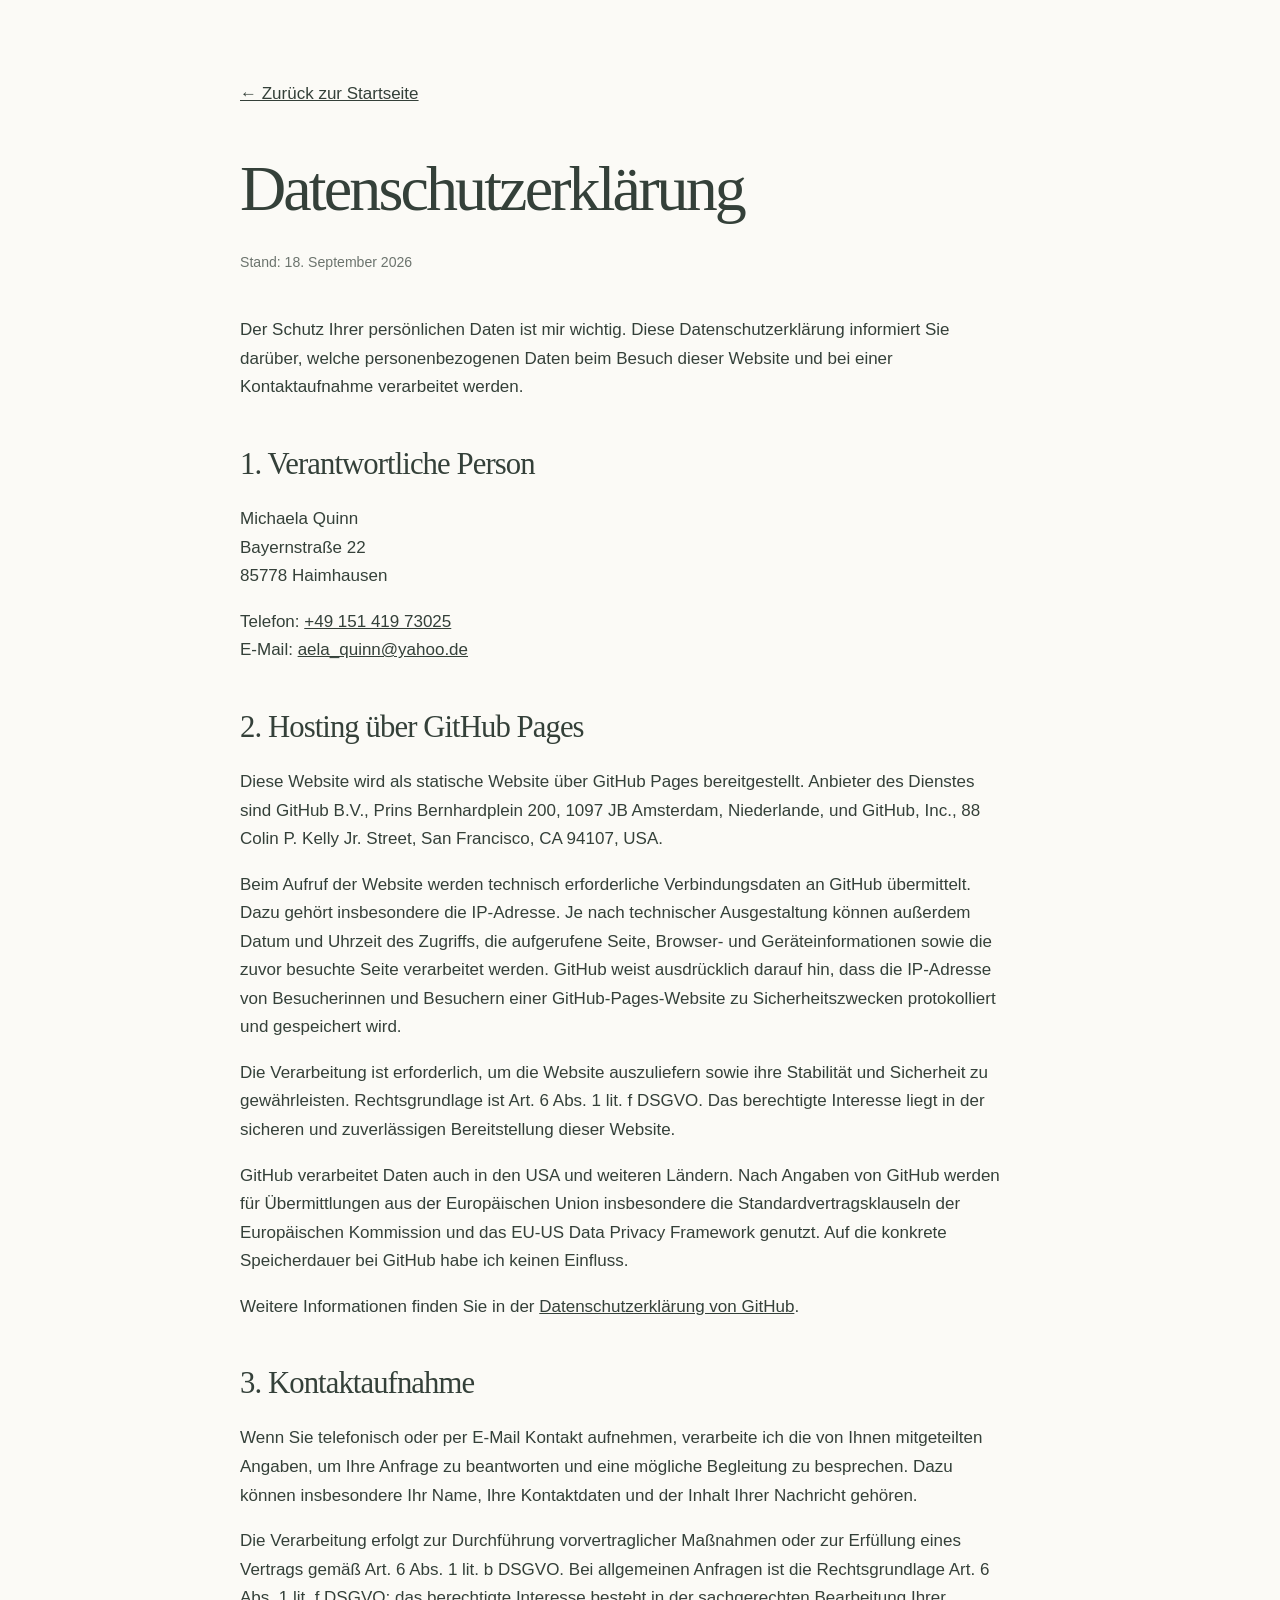
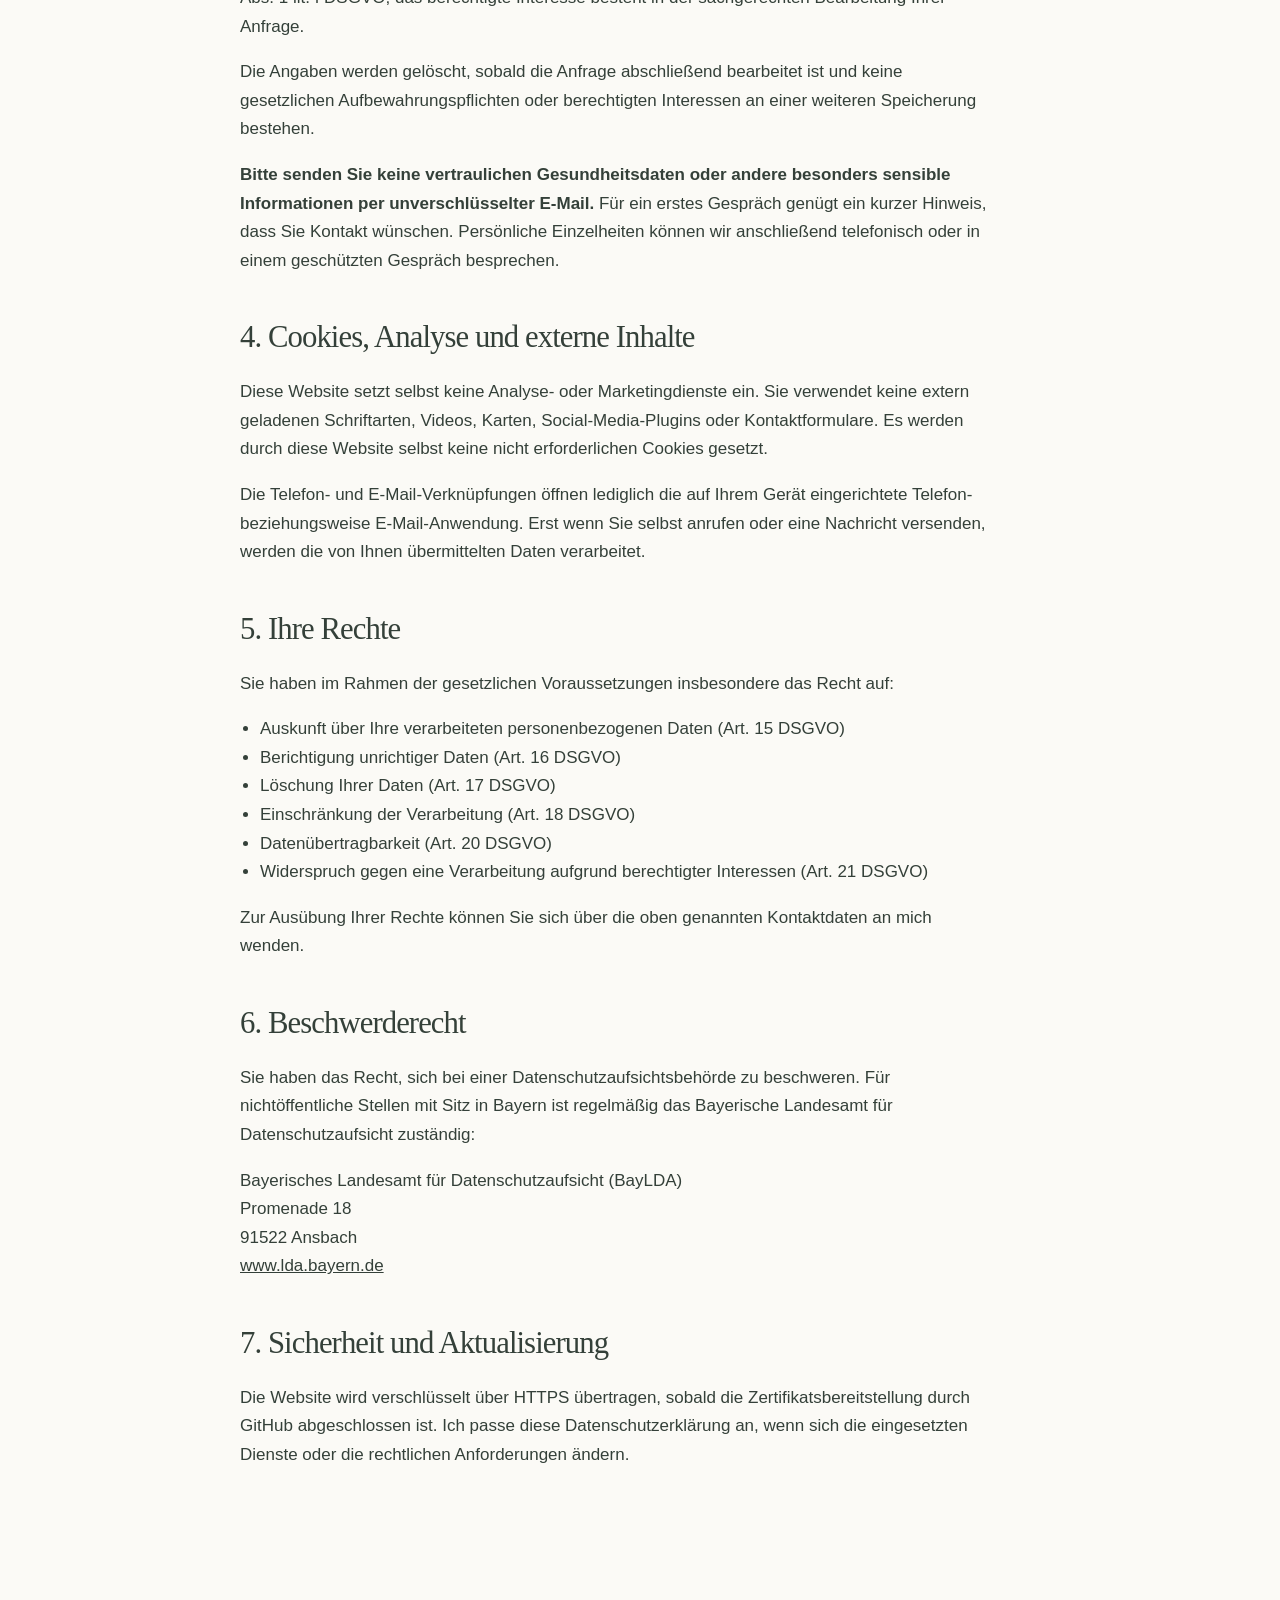
<file: datenschutz.html>
<!doctype html>
<html lang="de">
<head>
  <meta charset="utf-8">
  <meta name="viewport" content="width=device-width,initial-scale=1">
  <meta name="description" content="Datenschutzerklärung der Website von Michaela Quinn.">
  <title>Datenschutz | Michaela Quinn</title>
  <link rel="icon" href="assets/favicon.svg" type="image/svg+xml">
  <link rel="stylesheet" href="assets/styles.css">
</head>
<body>
  <main class="legal">
    <a class="back-link" href="index.html">← Zurück zur Startseite</a>
    <h1>Datenschutzerklärung</h1>
    <p class="legal-meta">Stand: 18. September 2026</p>

    <p>Der Schutz Ihrer persönlichen Daten ist mir wichtig. Diese Datenschutzerklärung informiert Sie darüber, welche personenbezogenen Daten beim Besuch dieser Website und bei einer Kontaktaufnahme verarbeitet werden.</p>

    <h2>1. Verantwortliche Person</h2>
    <p>Michaela Quinn<br>Bayernstraße 22<br>85778 Haimhausen</p>
    <p>Telefon: <a href="tel:+4915141973025">+49 151 419 73025</a><br>E-Mail: <a href="mailto:aela_quinn@yahoo.de">aela_quinn@yahoo.de</a></p>

    <h2>2. Hosting über GitHub Pages</h2>
    <p>Diese Website wird als statische Website über GitHub Pages bereitgestellt. Anbieter des Dienstes sind GitHub B.V., Prins Bernhardplein 200, 1097 JB Amsterdam, Niederlande, und GitHub, Inc., 88 Colin P. Kelly Jr. Street, San Francisco, CA 94107, USA.</p>
    <p>Beim Aufruf der Website werden technisch erforderliche Verbindungsdaten an GitHub übermittelt. Dazu gehört insbesondere die IP-Adresse. Je nach technischer Ausgestaltung können außerdem Datum und Uhrzeit des Zugriffs, die aufgerufene Seite, Browser- und Geräteinformationen sowie die zuvor besuchte Seite verarbeitet werden. GitHub weist ausdrücklich darauf hin, dass die IP-Adresse von Besucherinnen und Besuchern einer GitHub-Pages-Website zu Sicherheitszwecken protokolliert und gespeichert wird.</p>
    <p>Die Verarbeitung ist erforderlich, um die Website auszuliefern sowie ihre Stabilität und Sicherheit zu gewährleisten. Rechtsgrundlage ist Art. 6 Abs. 1 lit. f DSGVO. Das berechtigte Interesse liegt in der sicheren und zuverlässigen Bereitstellung dieser Website.</p>
    <p>GitHub verarbeitet Daten auch in den USA und weiteren Ländern. Nach Angaben von GitHub werden für Übermittlungen aus der Europäischen Union insbesondere die Standardvertragsklauseln der Europäischen Kommission und das EU-US Data Privacy Framework genutzt. Auf die konkrete Speicherdauer bei GitHub habe ich keinen Einfluss.</p>
    <p>Weitere Informationen finden Sie in der <a href="https://docs.github.com/de/site-policy/privacy-policies/github-general-privacy-statement" rel="noopener">Datenschutzerklärung von GitHub</a>.</p>

    <h2>3. Kontaktaufnahme</h2>
    <p>Wenn Sie telefonisch oder per E-Mail Kontakt aufnehmen, verarbeite ich die von Ihnen mitgeteilten Angaben, um Ihre Anfrage zu beantworten und eine mögliche Begleitung zu besprechen. Dazu können insbesondere Ihr Name, Ihre Kontaktdaten und der Inhalt Ihrer Nachricht gehören.</p>
    <p>Die Verarbeitung erfolgt zur Durchführung vorvertraglicher Maßnahmen oder zur Erfüllung eines Vertrags gemäß Art. 6 Abs. 1 lit. b DSGVO. Bei allgemeinen Anfragen ist die Rechtsgrundlage Art. 6 Abs. 1 lit. f DSGVO; das berechtigte Interesse besteht in der sachgerechten Bearbeitung Ihrer Anfrage.</p>
    <p>Die Angaben werden gelöscht, sobald die Anfrage abschließend bearbeitet ist und keine gesetzlichen Aufbewahrungspflichten oder berechtigten Interessen an einer weiteren Speicherung bestehen.</p>
    <p><strong>Bitte senden Sie keine vertraulichen Gesundheitsdaten oder andere besonders sensible Informationen per unverschlüsselter E-Mail.</strong> Für ein erstes Gespräch genügt ein kurzer Hinweis, dass Sie Kontakt wünschen. Persönliche Einzelheiten können wir anschließend telefonisch oder in einem geschützten Gespräch besprechen.</p>

    <h2>4. Cookies, Analyse und externe Inhalte</h2>
    <p>Diese Website setzt selbst keine Analyse- oder Marketingdienste ein. Sie verwendet keine extern geladenen Schriftarten, Videos, Karten, Social-Media-Plugins oder Kontaktformulare. Es werden durch diese Website selbst keine nicht erforderlichen Cookies gesetzt.</p>
    <p>Die Telefon- und E-Mail-Verknüpfungen öffnen lediglich die auf Ihrem Gerät eingerichtete Telefon- beziehungsweise E-Mail-Anwendung. Erst wenn Sie selbst anrufen oder eine Nachricht versenden, werden die von Ihnen übermittelten Daten verarbeitet.</p>

    <h2>5. Ihre Rechte</h2>
    <p>Sie haben im Rahmen der gesetzlichen Voraussetzungen insbesondere das Recht auf:</p>
    <ul>
      <li>Auskunft über Ihre verarbeiteten personenbezogenen Daten (Art. 15 DSGVO)</li>
      <li>Berichtigung unrichtiger Daten (Art. 16 DSGVO)</li>
      <li>Löschung Ihrer Daten (Art. 17 DSGVO)</li>
      <li>Einschränkung der Verarbeitung (Art. 18 DSGVO)</li>
      <li>Datenübertragbarkeit (Art. 20 DSGVO)</li>
      <li>Widerspruch gegen eine Verarbeitung aufgrund berechtigter Interessen (Art. 21 DSGVO)</li>
    </ul>
    <p>Zur Ausübung Ihrer Rechte können Sie sich über die oben genannten Kontaktdaten an mich wenden.</p>

    <h2>6. Beschwerderecht</h2>
    <p>Sie haben das Recht, sich bei einer Datenschutzaufsichtsbehörde zu beschweren. Für nichtöffentliche Stellen mit Sitz in Bayern ist regelmäßig das Bayerische Landesamt für Datenschutzaufsicht zuständig:</p>
    <p>Bayerisches Landesamt für Datenschutzaufsicht (BayLDA)<br>Promenade 18<br>91522 Ansbach<br><a href="https://www.lda.bayern.de" rel="noopener">www.lda.bayern.de</a></p>

    <h2>7. Sicherheit und Aktualisierung</h2>
    <p>Die Website wird verschlüsselt über HTTPS übertragen, sobald die Zertifikatsbereitstellung durch GitHub abgeschlossen ist. Ich passe diese Datenschutzerklärung an, wenn sich die eingesetzten Dienste oder die rechtlichen Anforderungen ändern.</p>
  </main>
</body>
</html>
</file>
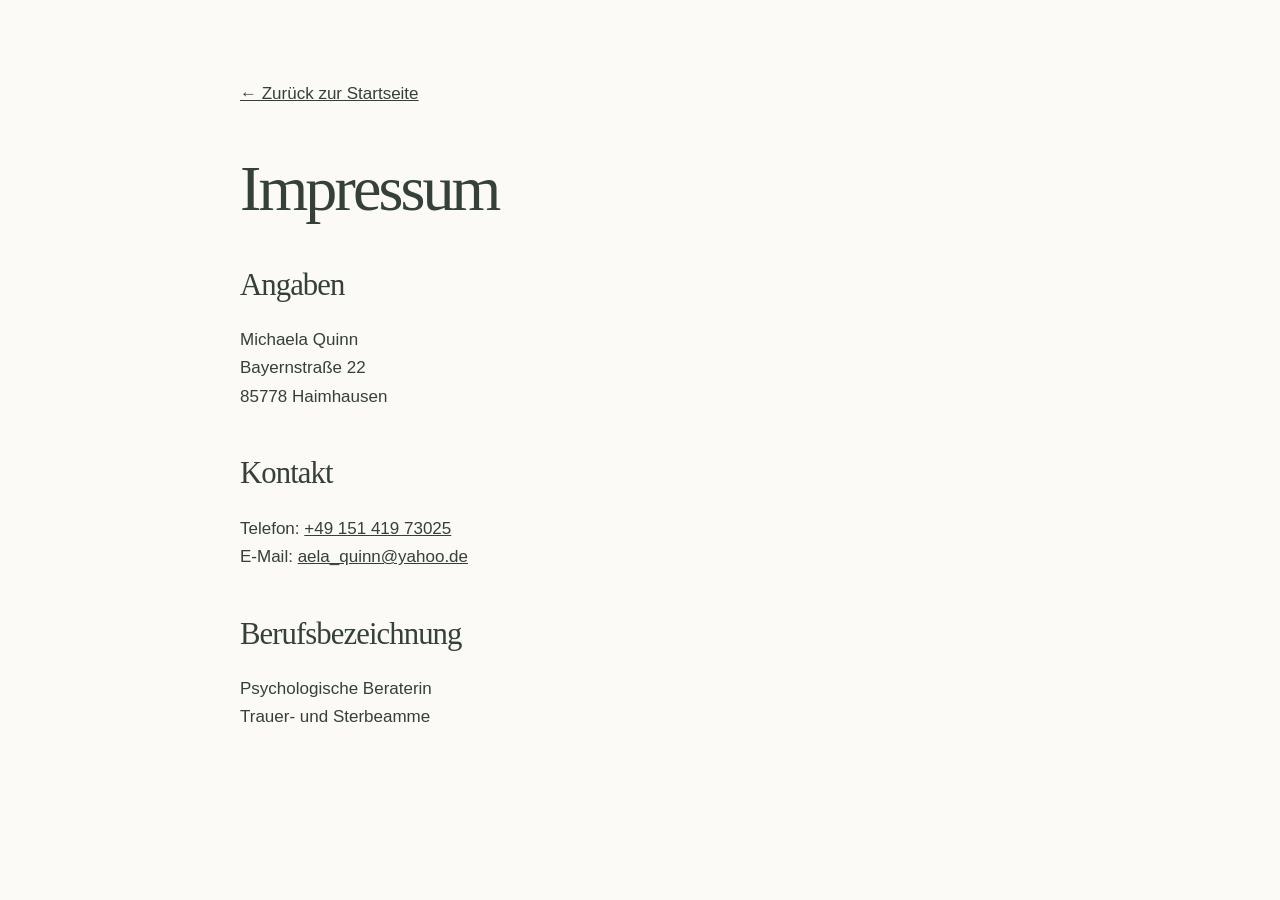
<file: impressum.html>
<!doctype html>
<html lang="de"><head><meta charset="utf-8"><meta name="viewport" content="width=device-width,initial-scale=1"><title>Impressum | Michaela Quinn</title><link rel="icon" href="assets/favicon.svg" type="image/svg+xml"><link rel="stylesheet" href="assets/styles.css"></head>
<body><main class="legal"><a class="back-link" href="index.html">← Zurück zur Startseite</a><h1>Impressum</h1><h2>Angaben</h2><p>Michaela Quinn<br>Bayernstraße 22<br>85778 Haimhausen</p><h2>Kontakt</h2><p>Telefon: <a href="tel:+4915141973025">+49 151 419 73025</a><br>E-Mail: <a href="mailto:aela_quinn@yahoo.de">aela_quinn@yahoo.de</a></p><h2>Berufsbezeichnung</h2><p>Psychologische Beraterin<br>Trauer- und Sterbeamme</p></main></body></html>
</file>
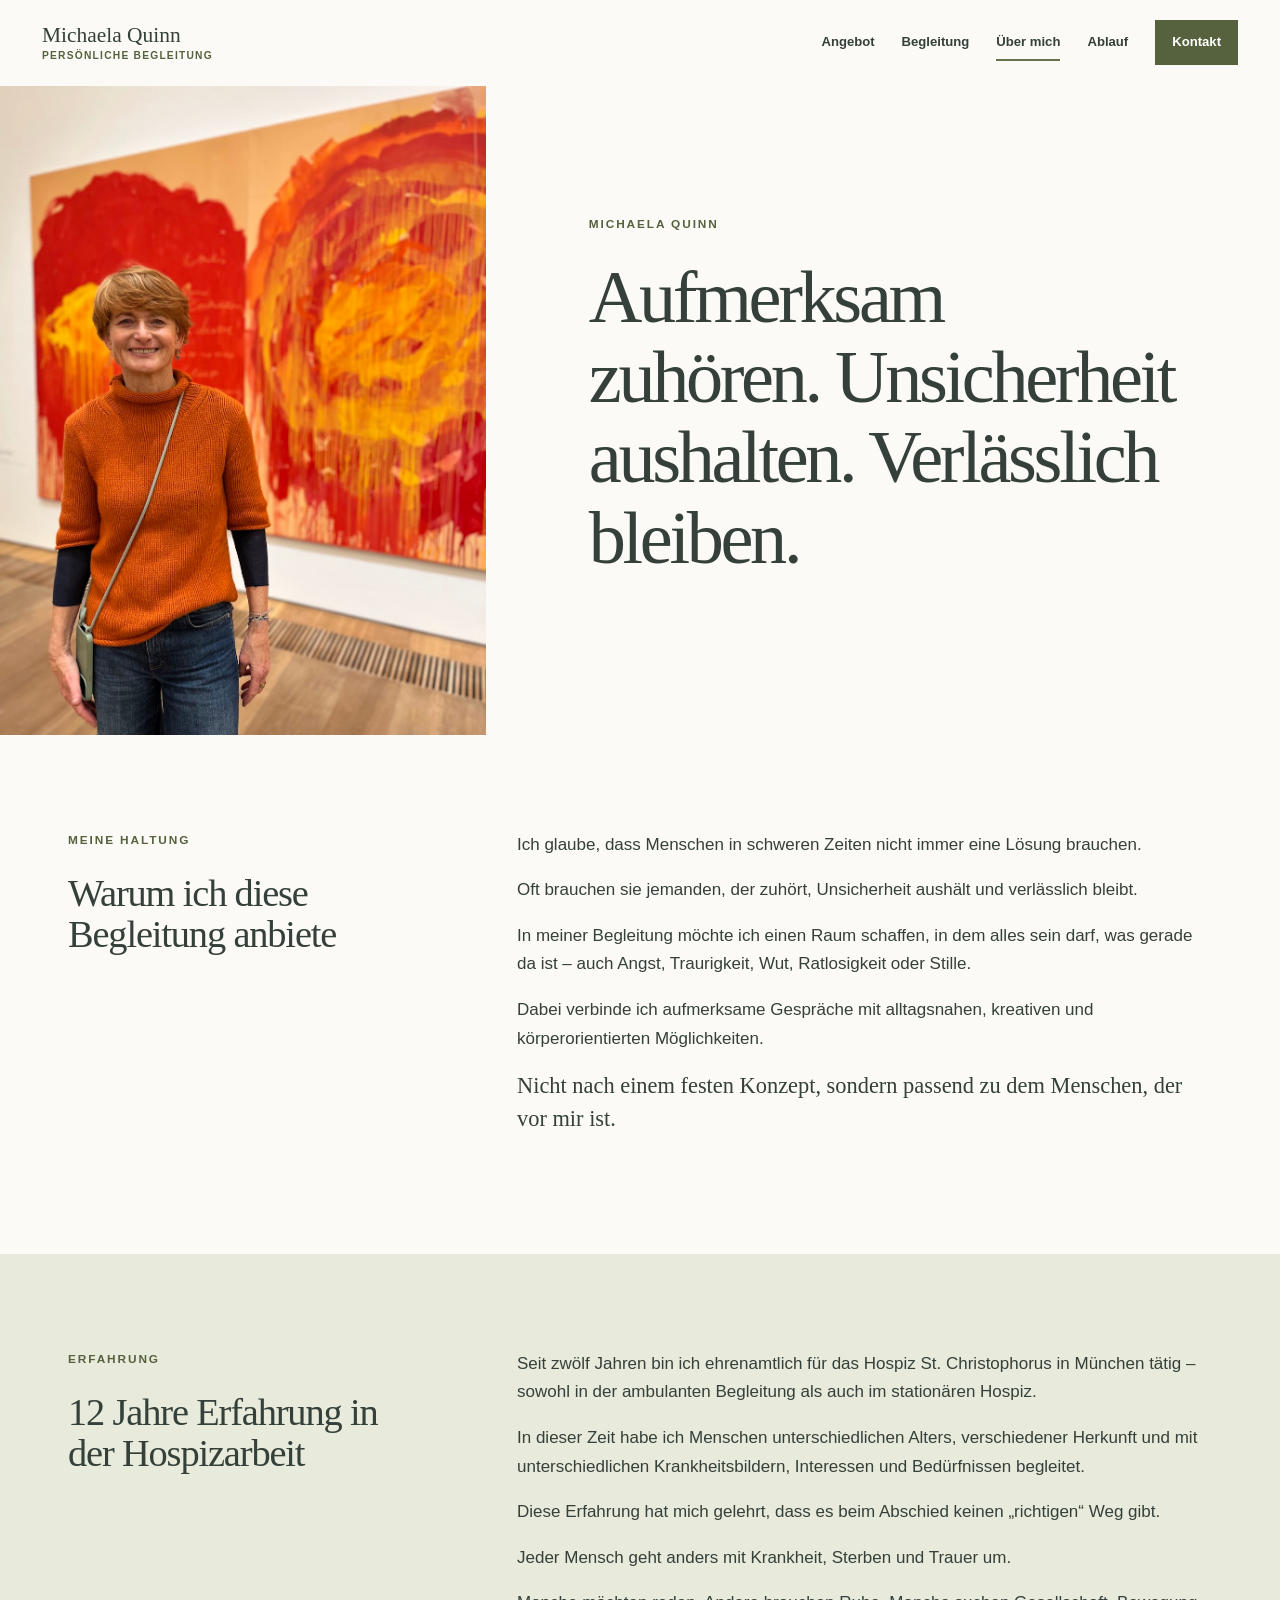
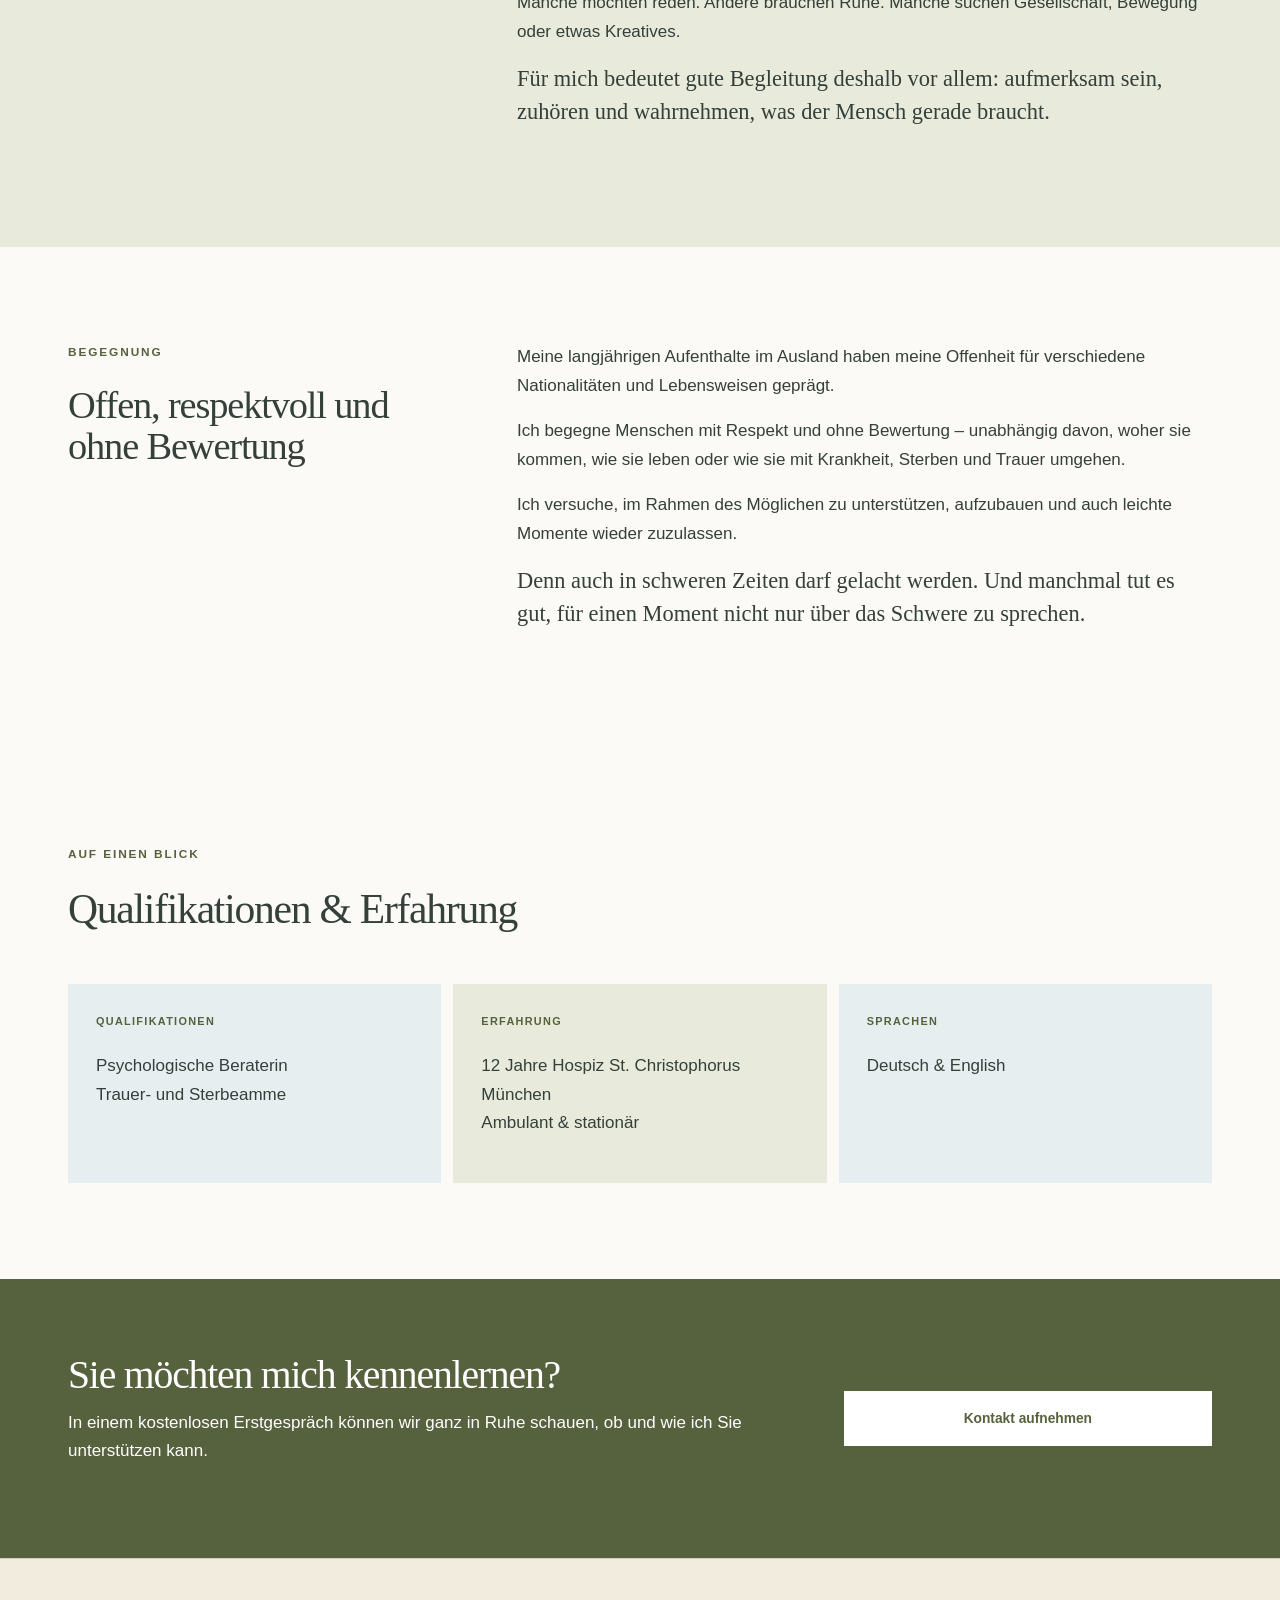
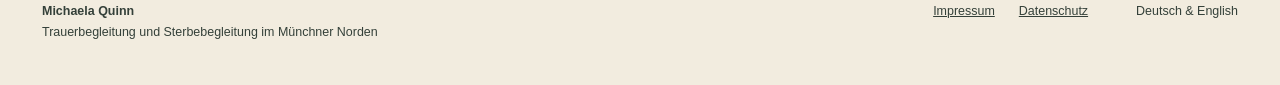
<file: ueber-mich.html>
<!doctype html>
<html lang="de">
<head><meta charset="utf-8"><meta name="viewport" content="width=device-width,initial-scale=1"><meta name="description" content="Über Michaela Quinn – psychologische Beraterin, Trauer- und Sterbeamme mit zwölf Jahren Erfahrung im Hospiz St. Christophorus München."><meta name="theme-color" content="#68734c"><title>Über mich | Michaela Quinn</title><link rel="icon" href="assets/favicon.svg" type="image/svg+xml"><link rel="stylesheet" href="assets/styles.css"></head>
<body>
  <a class="skip-link" href="#inhalt">Zum Inhalt springen</a>
  <header class="site-header" data-header><a class="brand" href="index.html"><span class="brand-name">Michaela Quinn</span><span class="brand-line">Persönliche Begleitung</span></a><button class="menu-button" type="button" aria-expanded="false" aria-controls="navigation" data-menu-button><span></span><span></span><span></span><span class="sr-only">Menü öffnen</span></button><nav id="navigation" class="navigation" aria-label="Hauptnavigation" data-navigation><a href="angebot.html">Angebot</a><a href="begleitung.html">Begleitung</a><a href="ueber-mich.html" aria-current="page">Über mich</a><a href="ablauf-kontakt.html">Ablauf</a><a class="nav-contact" href="ablauf-kontakt.html#kontakt">Kontakt</a></nav></header>
  <main id="inhalt">
    <section class="about-hero"><div class="about-hero-image"><img src="assets/michaela-kunst.jpeg" alt="Michaela Quinn vor einem farbenfrohen Gemälde" width="1045" height="1394"></div><div class="about-hero-copy"><p class="eyebrow">Michaela Quinn</p><h1>Aufmerksam zuhören. Unsicherheit aushalten. Verlässlich bleiben.</h1></div></section>
    <section class="story-section section-pad"><div><p class="eyebrow">Meine Haltung</p><h2>Warum ich diese Begleitung anbiete</h2></div><div class="story-copy"><p>Ich glaube, dass Menschen in schweren Zeiten nicht immer eine Lösung brauchen.</p><p>Oft brauchen sie jemanden, der zuhört, Unsicherheit aushält und verlässlich bleibt.</p><p>In meiner Begleitung möchte ich einen Raum schaffen, in dem alles sein darf, was gerade da ist – auch Angst, Traurigkeit, Wut, Ratlosigkeit oder Stille.</p><p>Dabei verbinde ich aufmerksame Gespräche mit alltagsnahen, kreativen und körperorientierten Möglichkeiten.</p><p class="lead">Nicht nach einem festen Konzept, sondern passend zu dem Menschen, der vor mir ist.</p></div></section>
    <section class="story-section alt section-pad"><div><p class="eyebrow">Erfahrung</p><h2>12 Jahre Erfahrung in der Hospizarbeit</h2></div><div class="story-copy"><p>Seit zwölf Jahren bin ich ehrenamtlich für das Hospiz St. Christophorus in München tätig – sowohl in der ambulanten Begleitung als auch im stationären Hospiz.</p><p>In dieser Zeit habe ich Menschen unterschiedlichen Alters, verschiedener Herkunft und mit unterschiedlichen Krankheitsbildern, Interessen und Bedürfnissen begleitet.</p><p>Diese Erfahrung hat mich gelehrt, dass es beim Abschied keinen „richtigen“ Weg gibt.</p><p>Jeder Mensch geht anders mit Krankheit, Sterben und Trauer um.</p><p>Manche möchten reden. Andere brauchen Ruhe. Manche suchen Gesellschaft, Bewegung oder etwas Kreatives.</p><p class="lead">Für mich bedeutet gute Begleitung deshalb vor allem: aufmerksam sein, zuhören und wahrnehmen, was der Mensch gerade braucht.</p></div></section>
    <section class="story-section section-pad"><div><p class="eyebrow">Begegnung</p><h2>Offen, respektvoll und ohne Bewertung</h2></div><div class="story-copy"><p>Meine langjährigen Aufenthalte im Ausland haben meine Offenheit für verschiedene Nationalitäten und Lebensweisen geprägt.</p><p>Ich begegne Menschen mit Respekt und ohne Bewertung – unabhängig davon, woher sie kommen, wie sie leben oder wie sie mit Krankheit, Sterben und Trauer umgehen.</p><p>Ich versuche, im Rahmen des Möglichen zu unterstützen, aufzubauen und auch leichte Momente wieder zuzulassen.</p><p class="lead">Denn auch in schweren Zeiten darf gelacht werden. Und manchmal tut es gut, für einen Moment nicht nur über das Schwere zu sprechen.</p></div></section>
    <section class="section-pad"><div class="section-heading"><p class="eyebrow">Auf einen Blick</p><h2>Qualifikationen &amp; Erfahrung</h2></div><div class="credential-grid"><div class="credential"><span>Qualifikationen</span><p>Psychologische Beraterin<br>Trauer- und Sterbeamme</p></div><div class="credential"><span>Erfahrung</span><p>12 Jahre Hospiz St. Christophorus München<br>Ambulant &amp; stationär</p></div><div class="credential"><span>Sprachen</span><p>Deutsch &amp; English</p></div></div></section>
    <section class="cta-band"><div class="cta-inner"><div><h2>Sie möchten mich kennenlernen?</h2><p>In einem kostenlosen Erstgespräch können wir ganz in Ruhe schauen, ob und wie ich Sie unterstützen kann.</p></div><a class="button" href="ablauf-kontakt.html#kontakt">Kontakt aufnehmen</a></div></section>
  </main>
  <footer class="site-footer"><div><strong>Michaela Quinn</strong><br>Trauerbegleitung und Sterbebegleitung im Münchner Norden</div><div class="footer-links"><a href="impressum.html">Impressum</a><a href="datenschutz.html">Datenschutz</a></div><div>Deutsch &amp; English</div></footer><script src="assets/script.js"></script>
</body></html>
</file>
<file: assets/styles.css>
:root {
  --paper: #fbfaf6;
  --paper-soft: #ffffff;
  --ink: #344039;
  --olive: #68734c;
  --olive-dark: #56613d;
  --olive-soft: #e8eadb;
  --mist: #e7eef0;
  --oat: #f2ecdf;
  --apricot: #d5a18b;
  --line: rgba(52, 64, 57, .18);
  --max: 1240px;
  --serif: Georgia, "Times New Roman", serif;
  --sans: Arial, Helvetica, sans-serif;
}

* { box-sizing: border-box; }
html { scroll-behavior: smooth; }
body { margin: 0; background: var(--paper); color: var(--ink); font: 17px/1.68 var(--sans); }
img { display: block; width: 100%; height: auto; }
a { color: inherit; }
h1, h2, h3, p, figure { margin-top: 0; }
h1, h2, h3 { font-family: var(--serif); font-weight: 400; line-height: 1.08; }
h1 { margin-bottom: 28px; font-size: clamp(3.25rem, 5.8vw, 5.8rem); letter-spacing: -.045em; }
h2 { margin-bottom: 24px; font-size: clamp(2.1rem, 3.25vw, 3.5rem); letter-spacing: -.03em; }
h3 { margin-bottom: 14px; font-size: 1.55rem; letter-spacing: -.015em; }

.sr-only { position: absolute; width: 1px; height: 1px; padding: 0; margin: -1px; overflow: hidden; clip: rect(0,0,0,0); white-space: nowrap; border: 0; }
.skip-link { position: fixed; z-index: 100; top: 12px; left: 12px; padding: 10px 14px; background: white; transform: translateY(-150%); }
.skip-link:focus { transform: none; }
.section-pad { max-width: var(--max); margin: 0 auto; padding: 96px 48px; }
.eyebrow { margin-bottom: 22px; color: var(--olive-dark); font-size: .74rem; font-weight: 700; letter-spacing: .16em; text-transform: uppercase; }
.section-heading { max-width: 780px; margin-bottom: 52px; }
.section-heading p:last-child { max-width: 700px; }
.lead { font: 400 clamp(1.3rem, 2vw, 1.85rem)/1.42 var(--serif); }
.muted { color: rgba(52,64,57,.76); }

.site-header { position: sticky; z-index: 20; top: 0; display: flex; align-items: center; justify-content: space-between; min-height: 86px; padding: 13px 42px; border-bottom: 1px solid transparent; background: rgba(251,250,246,.95); backdrop-filter: blur(12px); transition: border-color .2s; }
.site-header.scrolled { border-color: var(--line); }
.brand { display: grid; text-decoration: none; line-height: 1.15; }
.brand-name { font-family: var(--serif); font-size: 1.34rem; }
.brand-line { margin-top: 3px; color: var(--olive-dark); font-size: .64rem; font-weight: 700; letter-spacing: .12em; text-transform: uppercase; }
.navigation { display: flex; align-items: center; gap: 27px; }
.navigation a { position: relative; font-size: .82rem; font-weight: 700; text-decoration: none; }
.navigation a:not(.nav-contact)::after { position: absolute; right: 0; bottom: -7px; left: 0; height: 2px; background: var(--olive); content: ""; transform: scaleX(0); transition: transform .2s; }
.navigation a:hover::after, .navigation a[aria-current="page"]::after { transform: scaleX(1); }
.nav-contact { padding: 11px 17px; background: var(--olive-dark); color: white; }
.nav-contact:hover { background: var(--olive); }
.menu-button { display: none; border: 0; background: none; }

.button { display: inline-block; padding: 15px 22px; border: 1px solid var(--olive-dark); background: var(--olive-dark); color: white; font-size: .86rem; font-weight: 700; text-align: center; text-decoration: none; white-space: nowrap; }
.button:hover { background: var(--olive); }
.button.secondary { background: transparent; color: var(--olive-dark); }
.button.secondary:hover { background: var(--olive-soft); }
.text-link { display: inline-block; color: var(--olive-dark); font-size: .84rem; font-weight: 700; text-decoration-thickness: 1px; text-underline-offset: 5px; }

.hero { display: grid; grid-template-columns: 58% 42%; min-height: calc(100vh - 86px); border-bottom: 1px solid var(--line); }
.hero-copy { display: flex; flex-direction: column; justify-content: center; padding: 74px max(48px, calc((100vw - var(--max)) / 2 + 48px)); }
.hero h1 { max-width: 740px; }
.hero h1 { font-size: clamp(3.7rem, 6.2vw, 6.25rem); }
.hero-intro { max-width: 700px; margin-bottom: 24px; font: 400 clamp(1.22rem, 1.7vw, 1.68rem)/1.42 var(--serif); }
.hero-actions { display: grid; justify-items: start; gap: 13px; margin-top: 24px; }
.micro-contact { margin: 0; color: rgba(52,64,57,.78); font-size: .88rem; white-space: nowrap; }
.hero-image { position: relative; min-height: 640px; margin: 0; overflow: hidden; }
.hero-image img { width: 100%; height: 100%; object-fit: cover; object-position: 50% 38%; }
.hero-image figcaption { position: absolute; right: 16px; bottom: 14px; padding: 5px 9px; background: rgba(251,250,246,.9); font-size: .68rem; letter-spacing: .08em; text-transform: uppercase; }

.trust-strip { display: grid; grid-template-columns: 1fr 1.4fr 1.25fr 1fr; max-width: var(--max); margin: 0 auto; padding: 0 48px; border-bottom: 1px solid var(--line); }
.trust-item { padding: 28px 24px 28px 0; }
.trust-item + .trust-item { padding-left: 24px; border-left: 1px solid var(--line); }
.trust-item span { display: block; margin-bottom: 5px; color: var(--olive-dark); font-size: .67rem; font-weight: 700; letter-spacing: .11em; text-transform: uppercase; }
.trust-item strong { font: 400 1.05rem/1.3 var(--serif); }

.intro-section { display: grid; grid-template-columns: .8fr 1.7fr; gap: 9%; }
.intro-copy { max-width: 780px; }
.reassurance { margin-top: 34px; padding: 25px 30px; border-left: 5px solid var(--olive); background: var(--olive-soft); font: 400 1.08rem/1.55 var(--sans); }

.offers { background: var(--paper-soft); }
.offer-grid { display: grid; grid-template-columns: repeat(3, 1fr); border-top: 1px solid var(--line); }
.offer-card { display: flex; flex-direction: column; padding: 34px 36px 16px 0; }
.offer-card + .offer-card { padding-left: 36px; border-left: 1px solid var(--line); }
.offer-number { display: block; margin-bottom: 42px; color: var(--olive); font: italic 1.1rem var(--serif); }
.offer-card h3 { min-height: 58px; }
.offer-card p { font-size: 1rem; }
.offer-card .text-link { margin-top: auto; padding-top: 18px; }

.feature-split { display: grid; grid-template-columns: 49% 51%; background: var(--oat); }
.feature-image { min-height: 570px; margin: 0; }
.feature-image img { width: 100%; height: 100%; object-fit: cover; object-position: 6% 50%; }
.feature-copy { align-self: center; max-width: 720px; padding: 94px 8vw; }
.feature-copy h2 { font-size: clamp(2.2rem, 3.25vw, 3.5rem); }
.feature-copy .button { margin-top: 18px; }

.about-teaser { display: grid; grid-template-columns: 57% 36%; gap: 7%; align-items: center; }
.about-teaser-copy > p { max-width: 720px; }
.about-teaser-image { margin: 0; }
.about-teaser-image img { aspect-ratio: 3 / 4; object-fit: cover; }
.quick-facts { display: grid; grid-template-columns: repeat(5, 1fr); gap: 8px; margin-top: 40px; }
.quick-facts span { padding: 16px 13px; background: var(--olive-soft); font: 400 .88rem/1.35 var(--sans); }

.location-band { background: var(--olive-soft); }
.location-inner { display: grid; grid-template-columns: 1.3fr .7fr; gap: 10%; align-items: center; max-width: var(--max); margin: 0 auto; padding: 84px 48px; }
.location-inner h2 { font-size: clamp(2.1rem, 3.25vw, 3.5rem); }
.place-note { padding: 28px; border: 1px solid rgba(86,97,61,.35); background: rgba(255,255,255,.45); font-family: var(--sans); }

.home-contact { display: grid; grid-template-columns: 1.3fr .7fr; gap: 9%; align-items: end; padding-top: 100px; padding-bottom: 100px; }
.contact-card { padding: 34px; border-top: 5px solid var(--apricot); background: var(--mist); }
.contact-methods { display: grid; align-self: end; margin-top: 24px; border-bottom: 1px solid var(--line); }
.contact-method { display: grid; gap: 6px; padding: 20px 0; border-top: 1px solid var(--line); text-decoration: none; }
.contact-method span { color: var(--olive-dark); font-size: .7rem; font-weight: 700; letter-spacing: .14em; text-transform: uppercase; }
.contact-method strong { font: 400 clamp(1.45rem, 2.2vw, 2.15rem)/1.2 var(--serif); overflow-wrap: anywhere; }
.contact-method:hover strong { color: var(--olive-dark); }
.email-method strong { font-size: clamp(1.18rem, 1.7vw, 1.65rem); }

.page-hero { position: relative; overflow: hidden; padding: 105px max(48px, calc((100vw - var(--max)) / 2 + 48px)); border-bottom: 1px solid var(--line); background: var(--olive-soft); }
.page-hero::after { position: absolute; right: 6%; bottom: -130px; width: 330px; height: 330px; border: 75px solid rgba(104,115,76,.08); border-radius: 50%; content: ""; }
.page-hero h1 { max-width: 930px; font-size: clamp(3rem, 5vw, 5.2rem); }
.page-hero p { position: relative; z-index: 1; max-width: 730px; }
.page-hero .eyebrow { color: var(--olive-dark); }

.detail-stack { display: grid; gap: 0; }
.detail-block { display: grid; grid-template-columns: 100px 1fr; gap: 30px; padding: 50px 0; border-top: 1px solid var(--line); }
.detail-number { color: var(--olive); font: italic 1.25rem var(--serif); }
.detail-copy { max-width: 790px; }
.detail-copy p:last-child { margin-bottom: 0; }
.quiet-note { padding: 22px 26px; border-left: 4px solid var(--olive); background: var(--olive-soft); font-family: var(--sans); }

.audience-section { background: var(--mist); }
.check-list { display: grid; gap: 11px; max-width: 780px; padding: 0; list-style: none; }
.check-list li { position: relative; padding-left: 28px; }
.check-list li::before { position: absolute; top: .05em; left: 0; color: var(--olive-dark); content: "•"; font-size: 1.25rem; }
.boundary-box { padding: 42px; border-top: 5px solid var(--apricot); background: var(--oat); }
.boundary-box ul { columns: 2; max-width: 700px; }

.method-hero { display: grid; grid-template-columns: 44% 56%; min-height: 540px; background: var(--oat); }
.method-hero-image { min-height: 540px; }
.method-hero-image img { width: 100%; height: 100%; object-fit: cover; object-position: 5% center; }
.method-hero-copy { align-self: center; padding: 80px 8vw; }
.method-grid { display: grid; grid-template-columns: repeat(2, 1fr); gap: 1px; background: var(--line); border: 1px solid var(--line); }
.method-card { padding: 42px; background: var(--paper); }
.method-card:nth-child(2), .method-card:nth-child(3) { background: var(--olive-soft); }
.method-card span { display: block; margin-bottom: 35px; color: var(--olive); font: italic 1.05rem var(--serif); }
.no-program { display: grid; grid-template-columns: 1fr 1fr; gap: 9%; align-items: center; }
.no-program-quote { padding: 42px; border-left: 5px solid var(--olive); background: var(--mist); font: 400 1.25rem/1.5 var(--sans); }

.about-hero { display: grid; grid-template-columns: 38% 62%; min-height: 560px; }
.about-hero-image img { width: 100%; height: 100%; object-fit: cover; }
.about-hero-copy { align-self: center; padding: 80px 8vw; }
.story-section { display: grid; grid-template-columns: .65fr 1.35fr; gap: 10%; }
.story-copy { max-width: 780px; }
.story-section > div:first-child h2 { font-size: clamp(2.1rem, 3vw, 3.25rem); }
.story-copy .lead { max-width: 720px; font-size: clamp(1.2rem, 1.75vw, 1.58rem); line-height: 1.46; }
.story-section.alt { background: var(--olive-soft); max-width: none; padding-right: max(48px, calc((100vw - var(--max)) / 2 + 48px)); padding-left: max(48px, calc((100vw - var(--max)) / 2 + 48px)); }
.credential-grid { display: grid; grid-template-columns: repeat(3, 1fr); gap: 12px; }
.credential { min-height: 165px; padding: 28px; background: var(--mist); }
.credential:nth-child(2) { background: var(--olive-soft); }
.credential span { display: block; margin-bottom: 22px; color: var(--olive-dark); font-size: .68rem; font-weight: 700; letter-spacing: .12em; text-transform: uppercase; }
.credential p { font-family: var(--sans); }

.steps { display: grid; gap: 0; padding: 0; list-style: none; }
.steps li { display: grid; grid-template-columns: 70px .7fr 1.3fr; gap: 30px; padding: 34px 0; border-top: 1px solid var(--line); }
.steps li > span { color: var(--olive); font: italic 1.1rem var(--serif); }
.steps h3 { font-size: 1.45rem; }
.facts-grid { display: grid; grid-template-columns: repeat(4, 1fr); gap: 1px; margin: 50px 0; background: rgba(86,97,61,.18); border: 1px solid rgba(86,97,61,.18); }
.fact { padding: 30px 24px; background: var(--olive-soft); }
.fact span { display: block; margin-bottom: 11px; color: var(--olive-dark); font-size: .67rem; font-weight: 700; letter-spacing: .12em; text-transform: uppercase; }
.fact strong { font: 600 1.05rem/1.4 var(--sans); }
.contact-section { background: var(--mist); border-top: 5px solid var(--apricot); }
.contact-inner { display: grid; grid-template-columns: 1.3fr .7fr; gap: 9%; align-items: end; max-width: var(--max); margin: 0 auto; padding: 100px 48px; }

.cta-band { background: var(--olive-dark); color: white; }
.cta-inner { display: grid; grid-template-columns: 1.3fr .7fr; gap: 8%; align-items: center; max-width: var(--max); margin: 0 auto; padding: 75px 48px; }
.cta-inner h2 { margin-bottom: 12px; font-size: clamp(2rem, 3.1vw, 3.3rem); }
.cta-inner .button { border-color: white; background: white; color: var(--olive-dark); text-align: center; }

.site-footer { display: grid; grid-template-columns: 1fr auto auto; gap: 48px; padding: 42px; border-top: 1px solid var(--line); background: var(--oat); font-size: .78rem; }
.footer-links { display: flex; gap: 24px; }
.legal { max-width: 860px; margin: 0 auto; padding: 80px 30px 130px; }
.legal h1 { font-size: clamp(3rem, 5vw, 4.8rem); }
.legal h2 { margin-top: 46px; font-size: clamp(1.65rem, 2.4vw, 2.15rem); }
.legal h3 { margin-top: 30px; font-size: 1.28rem; }
.legal p, .legal li { max-width: 760px; }
.legal ul { padding-left: 1.25rem; }
.legal-meta { margin-bottom: 42px; color: rgba(52,64,57,.72); font-size: .88rem; }
.draft-warning { padding: 18px; border: 2px solid var(--olive); background: white; font-weight: 700; }
.back-link { display: inline-block; margin-bottom: 45px; }

@media (max-width: 960px) {
  .site-header { min-height: 74px; padding: 13px 22px; }
  .menu-button { display: grid; gap: 5px; width: 42px; height: 42px; padding: 10px; }
  .menu-button span:not(.sr-only) { display: block; height: 2px; background: var(--ink); }
  .navigation { position: fixed; inset: 74px 0 auto; display: none; flex-direction: column; align-items: stretch; gap: 0; padding: 16px 22px 28px; border-bottom: 1px solid var(--line); background: var(--paper); }
  .navigation.open { display: flex; }
  .navigation a { padding: 14px 0; border-bottom: 1px solid var(--line); }
  .navigation a::after { display: none; }
  .nav-contact { border: 0; }
  .section-pad { padding: 74px 28px; }
  .hero, .method-hero, .about-hero { grid-template-columns: 1fr; }
  .hero-copy { padding: 75px 28px 58px; }
  .hero-image { min-height: 68vh; }
  .trust-strip { grid-template-columns: repeat(2, 1fr); padding: 0 28px; }
  .trust-item:nth-child(3) { border-left: 0; }
  .intro-section, .about-teaser, .location-inner, .home-contact, .story-section, .no-program, .contact-inner, .cta-inner { grid-template-columns: 1fr; gap: 38px; }
  .offer-grid { grid-template-columns: 1fr; }
  .offer-card, .offer-card + .offer-card { padding: 30px 0; border-left: 0; border-bottom: 1px solid var(--line); }
  .offer-number { margin-bottom: 18px; }
  .offer-card h3 { min-height: 0; }
  .feature-split { grid-template-columns: 1fr; }
  .feature-image { min-height: 56vw; }
  .feature-copy { padding: 76px 28px; }
  .about-teaser-image { order: -1; }
  .quick-facts { grid-template-columns: repeat(2, 1fr); }
  .location-inner, .contact-inner, .cta-inner { padding: 75px 28px; }
  .page-hero { padding: 80px 28px; }
  .method-hero-image { min-height: 460px; }
  .method-hero-copy, .about-hero-copy { padding: 75px 28px; }
  .about-hero-image { min-height: 500px; }
  .story-section.alt { padding-right: 28px; padding-left: 28px; }
  .steps li { grid-template-columns: 48px 1fr; }
  .steps li p { grid-column: 2; }
  .facts-grid { grid-template-columns: repeat(2, 1fr); }
  .site-footer { grid-template-columns: 1fr; gap: 20px; padding: 36px 28px; }
}

@media (max-width: 580px) {
  body { font-size: 16px; line-height: 1.64; }
  h1 { font-size: 3.15rem; }
  h2 { font-size: 2.05rem; }
  h3 { font-size: 1.48rem; }
  .section-pad { padding-top: 64px; padding-bottom: 64px; }
  .hero h1 { font-size: 3.45rem; }
  .hero-intro { font-size: 1.24rem; }
  .page-hero h1 { font-size: 3rem; }
  .micro-contact { white-space: normal; }
  .hero-image { min-height: 520px; }
  .trust-strip, .method-grid, .credential-grid, .facts-grid { grid-template-columns: 1fr; }
  .trust-item + .trust-item { padding-left: 0; border-left: 0; border-top: 1px solid var(--line); }
  .detail-block { grid-template-columns: 48px 1fr; gap: 14px; }
  .boundary-box ul { columns: 1; }
  .quick-facts { grid-template-columns: 1fr; }
  .feature-image { min-height: 360px; }
}

@media (prefers-reduced-motion: reduce) {
  html { scroll-behavior: auto; }
}
</file>
